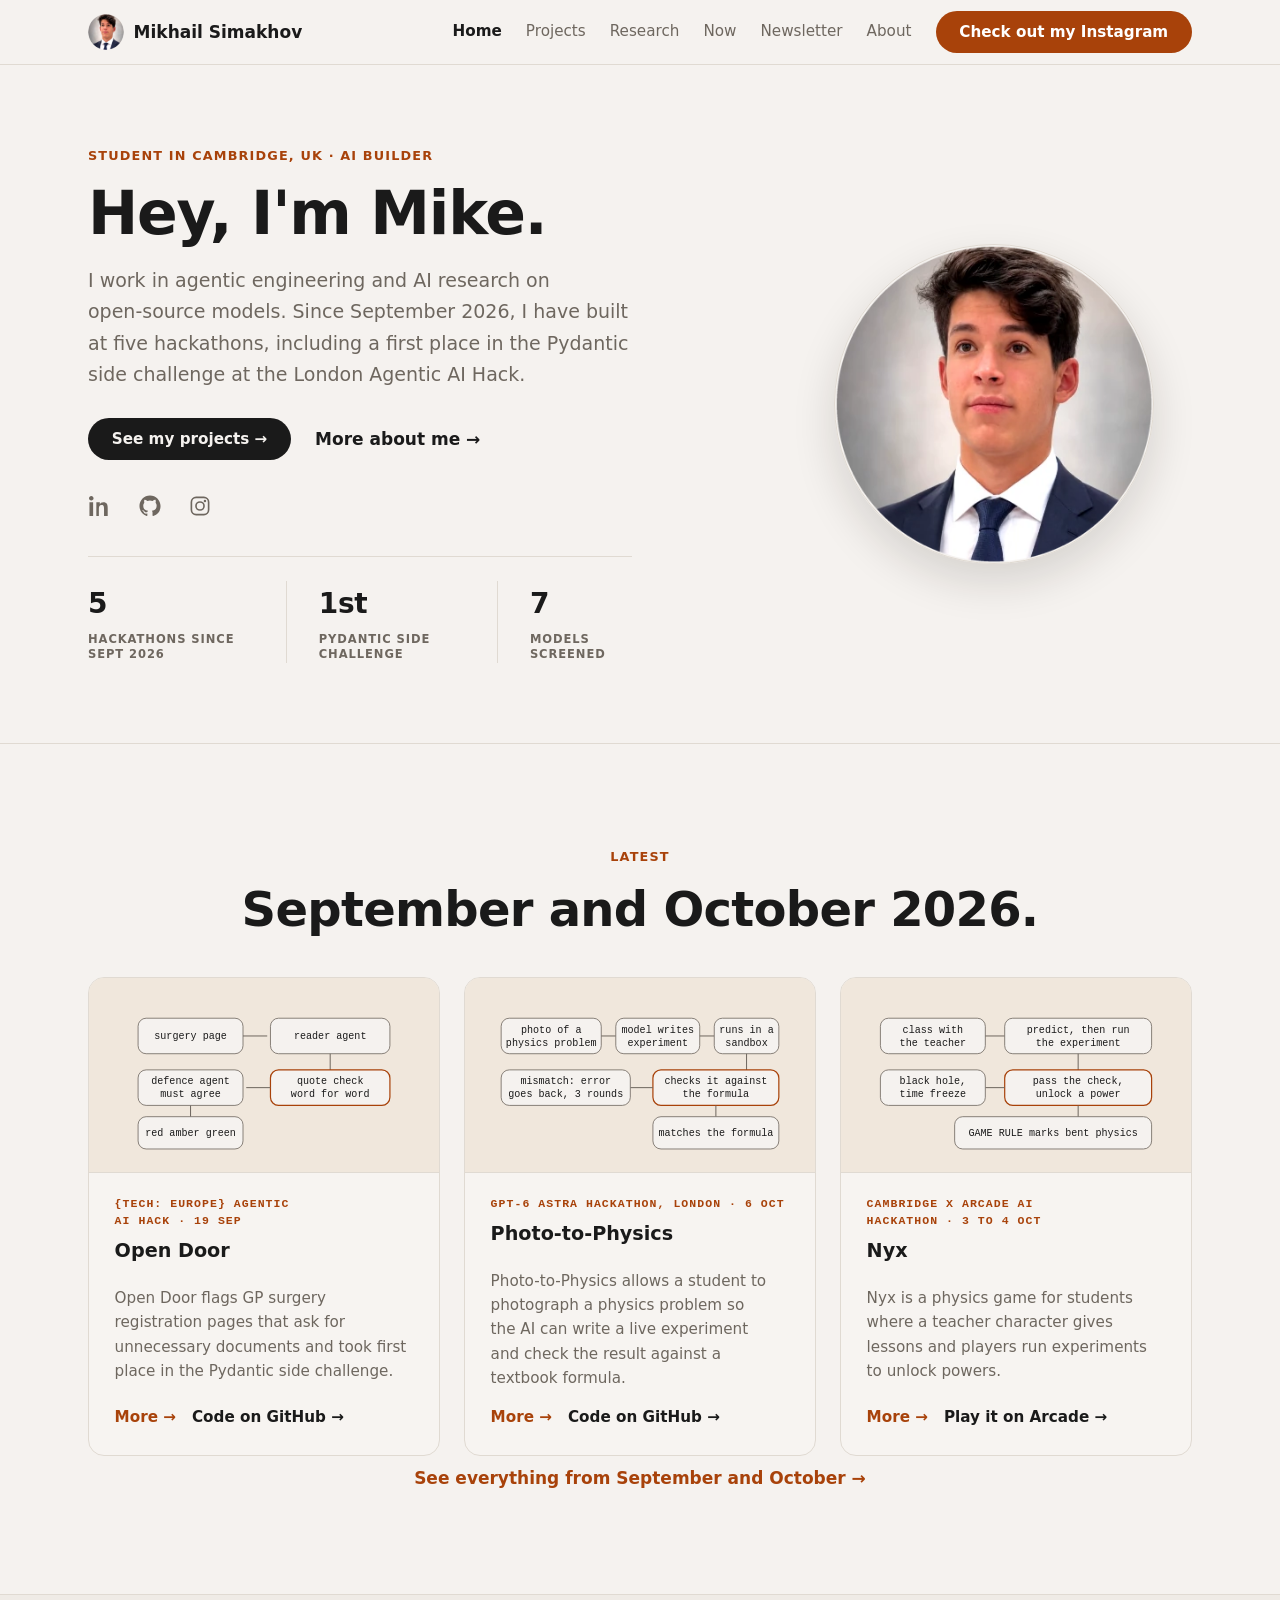
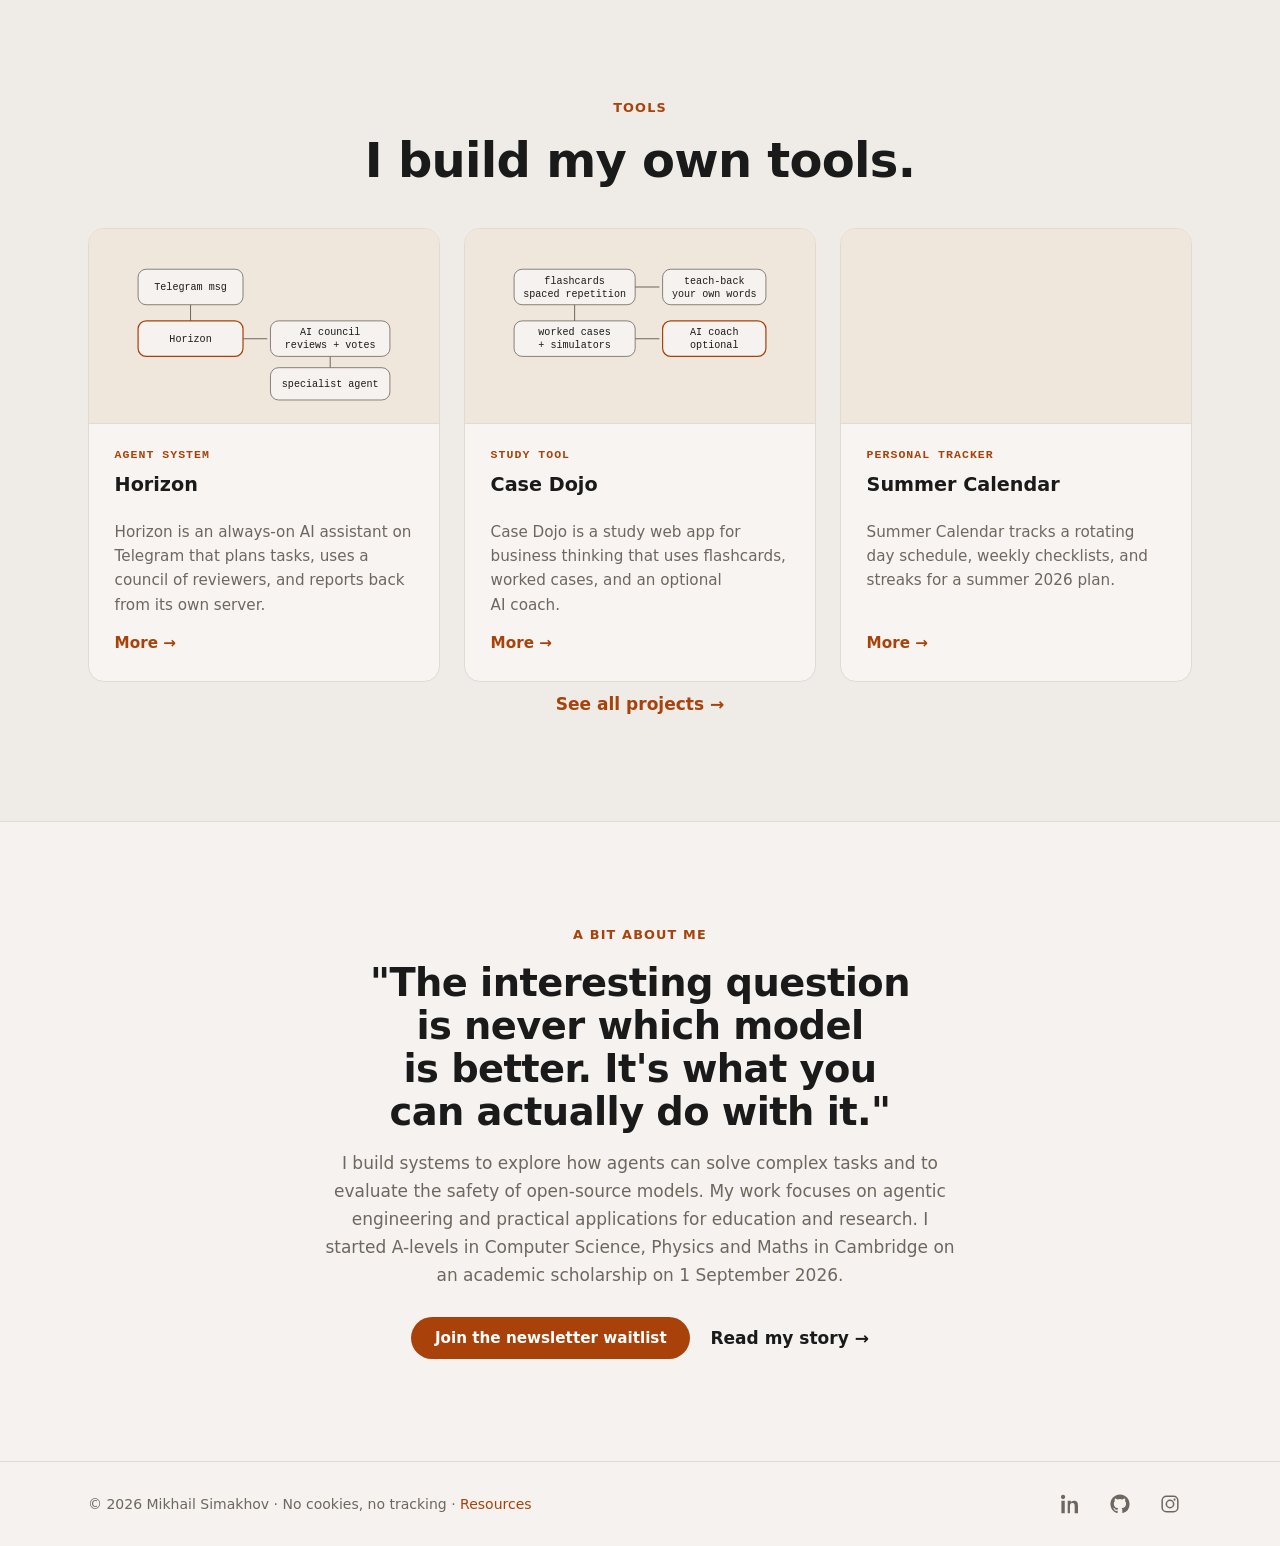
<file: index.html>
<!doctype html>
<html lang="en">
<head>
<meta charset="utf-8">
<meta name="viewport" content="width=device-width, initial-scale=1">
<meta http-equiv="Content-Security-Policy" content="default-src 'none'; img-src 'self'; style-src 'self'; manifest-src 'self'; base-uri 'none'; form-action 'none'">
<meta name="referrer" content="no-referrer">
<!-- Note: X-Frame-Options / CSP frame-ancestors would block iframe embedding (clickjacking),
     but they only work as HTTP response headers, which GitHub Pages cannot set, and
     frame-ancestors is ignored inside a <meta> tag. This page has no forms, auth, cookies,
     or state-changing actions, so residual clickjacking risk is limited to a tricked click
     on an outbound link to a public profile. If real header control is ever needed, front
     the site with Cloudflare and set X-Frame-Options: DENY there. -->
<title>Mikhail Simakhov · student building AI agent systems</title>
<meta name="description" content="Mikhail Simakhov is a student in Cambridge who builds AI agent systems, hackathon prototypes and small experiments on how language models are tested.">
<link rel="canonical" href="https://msimakhov-star.github.io/">
<meta name="theme-color" media="(prefers-color-scheme: light)" content="#F5F2EF">
<meta name="theme-color" media="(prefers-color-scheme: dark)" content="#17130F">
<meta property="og:type" content="website">
<meta property="og:title" content="Mikhail Simakhov">
<meta property="og:description" content="Mikhail Simakhov is a student in Cambridge who builds AI agent systems, hackathon prototypes and small experiments on how language models are tested.">
<meta property="og:url" content="https://msimakhov-star.github.io/">
<meta property="og:site_name" content="Mikhail Simakhov">
<meta property="og:locale" content="en_US">
<meta property="og:image" content="https://msimakhov-star.github.io/assets/og-2026-10-22.png">
<meta property="og:image:width" content="1200">
<meta property="og:image:height" content="630">
<meta property="og:image:alt" content="Mikhail Simakhov, student building AI agent systems">
<meta name="twitter:card" content="summary_large_image">
<meta name="twitter:image:alt" content="Mikhail Simakhov, student building AI agent systems">
<meta name="author" content="Mikhail Simakhov">
<link rel="icon" type="image/svg+xml" href="/assets/favicon.svg">
<link rel="icon" href="/assets/favicon-32.png" type="image/png">
<link rel="apple-touch-icon" href="/assets/apple-touch-icon.png">
<link rel="manifest" href="/site.webmanifest">
<link rel="preload" as="image" href="/assets/headshot.webp" type="image/webp" fetchpriority="high">
<link rel="stylesheet" href="/styles.css">
<script type="application/ld+json">
{
  "@context": "https://schema.org",
  "@graph": [
    {
      "@type": "Person",
      "@id": "https://msimakhov-star.github.io/#person",
      "name": "Mikhail Simakhov",
      "alternateName": "Mike Simakhov",
      "url": "https://msimakhov-star.github.io/",
      "jobTitle": "Student",
      "description": "Student in Cambridge, UK, who builds AI agent systems.",
      "knowsAbout": ["Artificial intelligence", "AI agents", "LLM evaluation", "Software development"],
      "award": "First place, Pydantic side challenge, London Agentic AI Hack by {Tech: Europe}, September 2026",
      "sameAs": [
        "https://www.linkedin.com/in/mikhail-simakhov-2706123b4/",
        "https://github.com/msimakhov-star",
        "https://www.instagram.com/mikgpt/"
      ]
    },
    {
      "@type": "WebSite",
      "@id": "https://msimakhov-star.github.io/#website",
      "url": "https://msimakhov-star.github.io/",
      "name": "Mikhail Simakhov",
      "author": { "@id": "https://msimakhov-star.github.io/#person" }
    }
  ]
}
</script>
</head>
<body>

<a class="skip-link" href="#top">Skip to content</a>

<header class="topbar">
  <div class="wrap-wide bar">
    <a class="brand" href="#top" aria-label="Mikhail Simakhov, home">
      <img src="/assets/headshot.webp" alt="" width="36" height="36">
      <span>Mikhail Simakhov</span>
    </a>
    <nav class="topnav" aria-label="Pages">
      <a href="/" class="active" aria-current="page">Home</a>
      <a href="/projects/">Projects</a>
      <a href="/research/">Research</a>
      <a href="/now/">Now</a>
      <a href="/newsletter/">Newsletter</a>
      <a href="/about/">About</a>
    </nav>
    <a class="btn btn-accent" href="https://www.instagram.com/mikgpt/" rel="noopener">Check out my Instagram</a>
  </div>
</header>

<main id="top">

<section class="wrap-wide hero">
  <div class="hero-text">
    <p class="kicker">Student in Cambridge, UK &middot; AI builder</p>
    <h1>Hey, I'm Mike.</h1>
    <p class="lead">I work in agentic engineering and AI research on <span class="nw">open-source</span> models. Since September 2026, I have built at five hackathons, including a first place in the Pydantic side challenge at the London Agentic AI Hack.</p>
    <div class="hero-actions">
      <a class="btn btn-dark" href="/projects/">See my projects&nbsp;&rarr;</a>
      <a class="quiet-link" href="/about/">More about me&nbsp;&rarr;</a>
    </div>
    <ul class="social" aria-label="Profiles">
      <li><a href="https://www.linkedin.com/in/mikhail-simakhov-2706123b4/" aria-label="LinkedIn" rel="noopener">
        <svg viewBox="0 0 24 24" width="22" height="22" aria-hidden="true"><path fill="currentColor" d="M4.98 3.5C4.98 4.88 3.87 6 2.5 6S0 4.88 0 3.5 1.12 1 2.5 1s2.48 1.12 2.48 2.5zM.5 8h4V23h-4V8zm7.5 0h3.8v2.05h.05c.53-1 1.83-2.05 3.77-2.05 4.03 0 4.78 2.65 4.78 6.1V23h-4v-7.9c0-1.88-.03-4.3-2.62-4.3-2.62 0-3.02 2.05-3.02 4.17V23H8V8z"/></svg>
      </a></li>
      <li><a href="https://github.com/msimakhov-star" aria-label="GitHub" rel="noopener">
        <svg viewBox="0 0 24 24" width="22" height="22" aria-hidden="true"><path fill="currentColor" d="M12 .5C5.65.5.5 5.65.5 12c0 5.08 3.29 9.39 7.86 10.91.58.11.79-.25.79-.55 0-.27-.01-1.17-.02-2.12-3.2.7-3.88-1.36-3.88-1.36-.52-1.33-1.28-1.68-1.28-1.68-1.04-.71.08-.7.08-.7 1.15.08 1.76 1.18 1.76 1.18 1.03 1.76 2.69 1.25 3.35.96.1-.75.4-1.25.72-1.54-2.55-.29-5.24-1.28-5.24-5.68 0-1.26.45-2.28 1.18-3.09-.12-.29-.51-1.46.11-3.04 0 0 .96-.31 3.15 1.18a10.9 10.9 0 0 1 5.74 0c2.19-1.49 3.15-1.18 3.15-1.18.62 1.58.23 2.75.11 3.04.73.81 1.18 1.83 1.18 3.09 0 4.41-2.7 5.38-5.26 5.67.41.35.77 1.05.77 2.12 0 1.53-.01 2.76-.01 3.14 0 .3.2.67.8.55A11.52 11.52 0 0 0 23.5 12C23.5 5.65 18.35.5 12 .5z"/></svg>
      </a></li>
      <li><a href="https://www.instagram.com/mikgpt/" aria-label="Instagram" rel="noopener">
        <svg viewBox="0 0 24 24" width="22" height="22" aria-hidden="true"><rect x="2.6" y="2.6" width="18.8" height="18.8" rx="5.2" fill="none" stroke="currentColor" stroke-width="1.8"/><circle cx="12" cy="12" r="4.4" fill="none" stroke="currentColor" stroke-width="1.8"/><circle cx="17.4" cy="6.6" r="1.35" fill="currentColor"/></svg>
      </a></li>
    </ul>
    <div class="stats" role="group" aria-label="Quick facts">
      <div class="stat"><strong>5</strong><span>hackathons since Sept 2026</span></div>
      <div class="stat"><strong>1st</strong><span>Pydantic side challenge</span></div>
      <div class="stat"><strong>7</strong><span>models screened</span></div>
    </div>
  </div>
  <div class="hero-photo">
    <img src="/assets/headshot.webp" alt="Mikhail Simakhov" width="360" height="360" fetchpriority="high">
  </div>
</section>

<section class="band centered" id="latest">
  <div class="wrap-wide">
    <p class="kicker">Latest</p>
    <h2>September and October 2026.</h2>
    <div class="project-grid">
      <article class="card pcard">
        <div class="pimg" aria-hidden="true">
          <svg viewBox="0 0 360 200" xmlns="http://www.w3.org/2000/svg">
            <g class="d-node"><rect x="24" y="30" width="130" height="44" rx="10"/><text x="89" y="56">surgery page</text></g>
            <path class="d-arrow" d="M154 52h30"/>
            <g class="d-node"><rect x="188" y="30" width="148" height="44" rx="10"/><text x="262" y="56">reader agent</text></g>
            <path class="d-arrow" d="M262 74v20"/>
            <g class="d-node d-main"><rect x="188" y="94" width="148" height="44" rx="10"/><text x="262" y="112">quote check</text><text x="262" y="128">word for word</text></g>
            <path class="d-arrow" d="M188 116h-30"/>
            <g class="d-node"><rect x="24" y="94" width="130" height="44" rx="10"/><text x="89" y="112">defence agent</text><text x="89" y="128">must agree</text></g>
            <path class="d-arrow" d="M89 138v14"/>
            <g class="d-node"><rect x="24" y="152" width="130" height="40" rx="10"/><text x="89" y="176">red amber green</text></g>
          </svg>
        </div>
        <div class="pbody">
          <p class="label">{Tech: Europe} Agentic AI Hack &middot; <span class="nw">19 Sep</span></p>
          <h3>Open Door</h3>
          <p>Open Door flags GP surgery registration pages that ask for unnecessary documents and took first place in the Pydantic side challenge.</p>
          <p class="card-links"><a class="quiet-link accent" href="/projects/#opendoor">More&nbsp;&rarr;</a> <a class="quiet-link" href="https://github.com/msimakhov-star/opendoor" rel="noopener">Code on GitHub&nbsp;&rarr;</a></p>
        </div>
      </article>
      <article class="card pcard">
        <div class="pimg" aria-hidden="true">
          <svg viewBox="0 0 360 200" xmlns="http://www.w3.org/2000/svg">
            <g class="d-node"><rect x="8" y="30" width="124" height="44" rx="10"/><text x="70" y="48">photo of a</text><text x="70" y="64">physics problem</text></g>
            <path class="d-arrow" d="M132 52h18"/>
            <g class="d-node"><rect x="150" y="30" width="104" height="44" rx="10"/><text x="202" y="48">model writes</text><text x="202" y="64">experiment</text></g>
            <path class="d-arrow" d="M254 52h18"/>
            <g class="d-node"><rect x="272" y="30" width="80" height="44" rx="10"/><text x="312" y="48">runs in a</text><text x="312" y="64">sandbox</text></g>
            <path class="d-arrow" d="M312 74v20"/>
            <g class="d-node d-main"><rect x="196" y="94" width="156" height="44" rx="10"/><text x="274" y="112">checks it against</text><text x="274" y="128">the formula</text></g>
            <path class="d-arrow" d="M196 116h-28"/>
            <g class="d-node"><rect x="8" y="94" width="160" height="44" rx="10"/><text x="88" y="112">mismatch: error</text><text x="88" y="128">goes back, 3 rounds</text></g>
            <path class="d-arrow" d="M274 138v14"/>
            <g class="d-node"><rect x="196" y="152" width="156" height="40" rx="10"/><text x="274" y="176">matches the formula</text></g>
          </svg>
        </div>
        <div class="pbody">
          <p class="label"><span class="nw">GPT-6</span> Astra Hackathon, London &middot; <span class="nw">6 Oct</span></p>
          <h3>Photo-to-Physics</h3>
          <p><span class="nw">Photo-to-Physics</span> allows a student to photograph a physics problem so the AI can write a live experiment and check the result against a textbook formula.</p>
          <p class="card-links"><a class="quiet-link accent" href="/projects/#photo-to-physics">More&nbsp;&rarr;</a> <a class="quiet-link" href="https://github.com/msimakhov-star/pixel-perfect-replica" rel="noopener">Code on GitHub&nbsp;&rarr;</a></p>
        </div>
      </article>
      <article class="card pcard">
        <div class="pimg" aria-hidden="true">
          <svg viewBox="0 0 360 200" xmlns="http://www.w3.org/2000/svg">
            <g class="d-node"><rect x="12" y="30" width="130" height="44" rx="10"/><text x="77" y="48">class with</text><text x="77" y="64">the teacher</text></g>
            <path class="d-arrow" d="M142 52h24"/>
            <g class="d-node"><rect x="166" y="30" width="182" height="44" rx="10"/><text x="257" y="48">predict, then run</text><text x="257" y="64">the experiment</text></g>
            <path class="d-arrow" d="M257 74v20"/>
            <g class="d-node d-main"><rect x="166" y="94" width="182" height="44" rx="10"/><text x="257" y="112">pass the check,</text><text x="257" y="128">unlock a power</text></g>
            <path class="d-arrow" d="M166 116h-24"/>
            <g class="d-node"><rect x="12" y="94" width="130" height="44" rx="10"/><text x="77" y="112">black hole,</text><text x="77" y="128">time freeze</text></g>
            <path class="d-arrow" d="M257 138v14"/>
            <g class="d-node"><rect x="104" y="152" width="244" height="40" rx="10"/><text x="226" y="176">GAME RULE marks bent physics</text></g>
          </svg>
        </div>
        <div class="pbody">
          <p class="label">Cambridge x Arcade AI Hackathon &middot; <span class="nw">3 to 4 Oct</span></p>
          <h3>Nyx</h3>
          <p>Nyx is a physics game for students where a teacher character gives lessons and players run experiments to unlock powers.</p>
          <p class="card-links"><a class="quiet-link accent" href="/projects/#nyx">More&nbsp;&rarr;</a> <a class="quiet-link" href="https://editor.joinarcade.ai/play/e2b6663e-4f68-4710-853f-6ca90dd37c96" rel="noopener">Play it on Arcade&nbsp;&rarr;</a></p>
        </div>
      </article>
    </div>
    <p class="centered-row"><a class="quiet-link accent" href="/now/">See everything from September and October&nbsp;&rarr;</a></p>
  </div>
</section>

<section class="band centered tinted" id="tools">
  <div class="wrap-wide">
    <p class="kicker">Tools</p>
    <h2>I build my own tools.</h2>
    <div class="project-grid">
      <article class="card pcard">
        <div class="pimg" aria-hidden="true">
          <svg viewBox="0 0 360 200" xmlns="http://www.w3.org/2000/svg">
            <g class="d-node"><rect x="24" y="30" width="130" height="44" rx="10"/><text x="89" y="56">Telegram msg</text></g>
            <path class="d-arrow" d="M89 74v20"/>
            <g class="d-node d-main"><rect x="24" y="94" width="130" height="44" rx="10"/><text x="89" y="120">Horizon</text></g>
            <path class="d-arrow" d="M154 116h30"/>
            <g class="d-node"><rect x="188" y="94" width="148" height="44" rx="10"/><text x="262" y="112">AI council</text><text x="262" y="128">reviews + votes</text></g>
            <path class="d-arrow" d="M262 138v14"/>
            <g class="d-node"><rect x="188" y="152" width="148" height="40" rx="10"/><text x="262" y="176">specialist agent</text></g>
          </svg>
        </div>
        <div class="pbody">
          <p class="label">Agent system</p>
          <h3>Horizon</h3>
          <p>Horizon is an always-on AI assistant on Telegram that plans tasks, uses a council of reviewers, and reports back from its own server.</p>
          <p class="card-links"><a class="quiet-link accent" href="/projects/#horizon">More&nbsp;&rarr;</a></p>
        </div>
      </article>
      <article class="card pcard">
        <div class="pimg" aria-hidden="true">
          <svg viewBox="0 0 360 200" xmlns="http://www.w3.org/2000/svg">
            <g class="d-node"><rect x="24" y="30" width="150" height="44" rx="10"/><text x="99" y="48">flashcards</text><text x="99" y="64">spaced repetition</text></g>
            <path class="d-arrow" d="M174 52h30"/>
            <g class="d-node"><rect x="208" y="30" width="128" height="44" rx="10"/><text x="272" y="48">teach-back</text><text x="272" y="64">your own words</text></g>
            <path class="d-arrow" d="M99 74v20"/>
            <g class="d-node"><rect x="24" y="94" width="150" height="44" rx="10"/><text x="99" y="112">worked cases</text><text x="99" y="128">+ simulators</text></g>
            <path class="d-arrow" d="M174 116h30"/>
            <g class="d-node d-main"><rect x="208" y="94" width="128" height="44" rx="10"/><text x="272" y="112">AI coach</text><text x="272" y="128">optional</text></g>
          </svg>
        </div>
        <div class="pbody">
          <p class="label">Study tool</p>
          <h3>Case Dojo</h3>
          <p>Case Dojo is a study web app for business thinking that uses flashcards, worked cases, and an optional AI coach.</p>
          <p class="card-links"><a class="quiet-link accent" href="/projects/#case-dojo">More&nbsp;&rarr;</a></p>
        </div>
      </article>
      <article class="card pcard">
        <div class="pimg pimg-shot">
          <img src="/assets/summercal.webp" alt="Summer Calendar month view: a June grid where each day shows coloured dots for planned focus areas" width="1400" height="865" loading="lazy" decoding="async">
        </div>
        <div class="pbody">
          <p class="label">Personal tracker</p>
          <h3>Summer Calendar</h3>
          <p>Summer Calendar tracks a rotating day schedule, weekly checklists, and streaks for a summer 2026 plan.</p>
          <p class="card-links"><a class="quiet-link accent" href="/projects/#summer-calendar">More&nbsp;&rarr;</a></p>
        </div>
      </article>
    </div>
    <p class="centered-row"><a class="quiet-link accent" href="/projects/">See all projects&nbsp;&rarr;</a></p>
  </div>
</section>

<section class="band centered" id="about">
  <div class="wrap-narrow">
    <p class="kicker">A bit about me</p>
    <h2 class="quote">"The interesting question is never which model is better. It's what you can actually do with it."</h2>
    <p class="sub">I build systems to explore how agents can solve complex tasks and to evaluate the safety of <span class="nw">open-source</span> models. My work focuses on agentic engineering and practical applications for education and research. I started <span class="nw">A-levels</span> in Computer Science, Physics and Maths in Cambridge on an academic scholarship on 1 September 2026.</p>
    <p class="centered-row"><a class="btn btn-accent" href="/newsletter/">Join the newsletter waitlist</a> <a class="quiet-link" href="/about/">Read my story&nbsp;&rarr;</a></p>
  </div>
</section>

</main>

<footer>
  <div class="wrap-wide foot">
    <p>&copy; 2026 Mikhail Simakhov &middot; No cookies, no tracking &middot; <a href="/resources/">Resources</a></p>
    <ul class="social social-compact" aria-label="Profiles">
      <li><a href="https://www.linkedin.com/in/mikhail-simakhov-2706123b4/" aria-label="LinkedIn" rel="noopener">
        <svg viewBox="0 0 24 24" width="20" height="20" aria-hidden="true"><path fill="currentColor" d="M4.98 3.5C4.98 4.88 3.87 6 2.5 6S0 4.88 0 3.5 1.12 1 2.5 1s2.48 1.12 2.48 2.5zM.5 8h4V23h-4V8zm7.5 0h3.8v2.05h.05c.53-1 1.83-2.05 3.77-2.05 4.03 0 4.78 2.65 4.78 6.1V23h-4v-7.9c0-1.88-.03-4.3-2.62-4.3-2.62 0-3.02 2.05-3.02 4.17V23H8V8z"/></svg>
      </a></li>
      <li><a href="https://github.com/msimakhov-star" aria-label="GitHub" rel="noopener">
        <svg viewBox="0 0 24 24" width="20" height="20" aria-hidden="true"><path fill="currentColor" d="M12 .5C5.65.5.5 5.65.5 12c0 5.08 3.29 9.39 7.86 10.91.58.11.79-.25.79-.55 0-.27-.01-1.17-.02-2.12-3.2.7-3.88-1.36-3.88-1.36-.52-1.33-1.28-1.68-1.28-1.68-1.04-.71.08-.7.08-.7 1.15.08 1.76 1.18 1.76 1.18 1.03 1.76 2.69 1.25 3.35.96.1-.75.4-1.25.72-1.54-2.55-.29-5.24-1.28-5.24-5.68 0-1.26.45-2.28 1.18-3.09-.12-.29-.51-1.46.11-3.04 0 0 .96-.31 3.15 1.18a10.9 10.9 0 0 1 5.74 0c2.19-1.49 3.15-1.18 3.15-1.18.62 1.58.23 2.75.11 3.04.73.81 1.18 1.83 1.18 3.09 0 4.41-2.7 5.38-5.26 5.67.41.35.77 1.05.77 2.12 0 1.53-.01 2.76-.01 3.14 0 .3.2.67.8.55A11.52 11.52 0 0 0 23.5 12C23.5 5.65 18.35.5 12 .5z"/></svg>
      </a></li>
      <li><a href="https://www.instagram.com/mikgpt/" aria-label="Instagram" rel="noopener">
        <svg viewBox="0 0 24 24" width="20" height="20" aria-hidden="true"><rect x="2.6" y="2.6" width="18.8" height="18.8" rx="5.2" fill="none" stroke="currentColor" stroke-width="1.8"/><circle cx="12" cy="12" r="4.4" fill="none" stroke="currentColor" stroke-width="1.8"/><circle cx="17.4" cy="6.6" r="1.35" fill="currentColor"/></svg>
      </a></li>
    </ul>
  </div>
</footer>

</body>
</html>
</file>
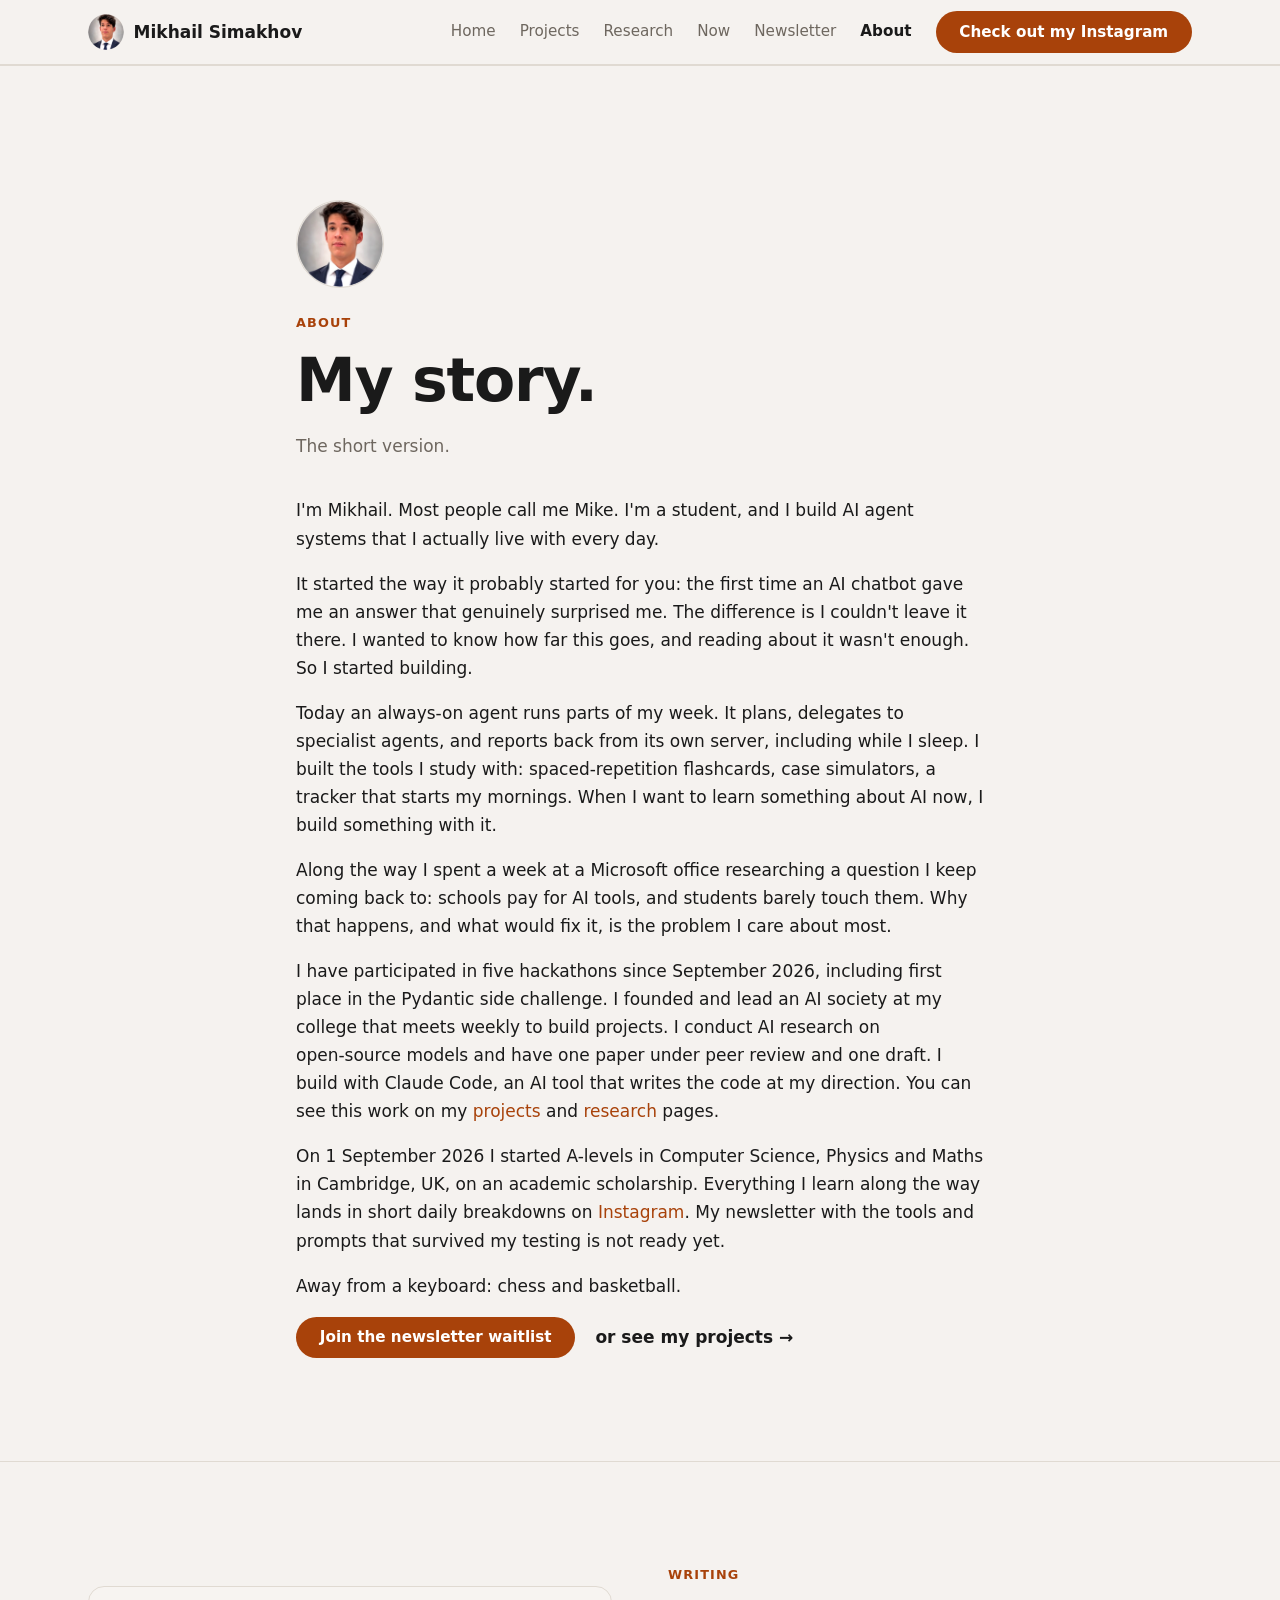
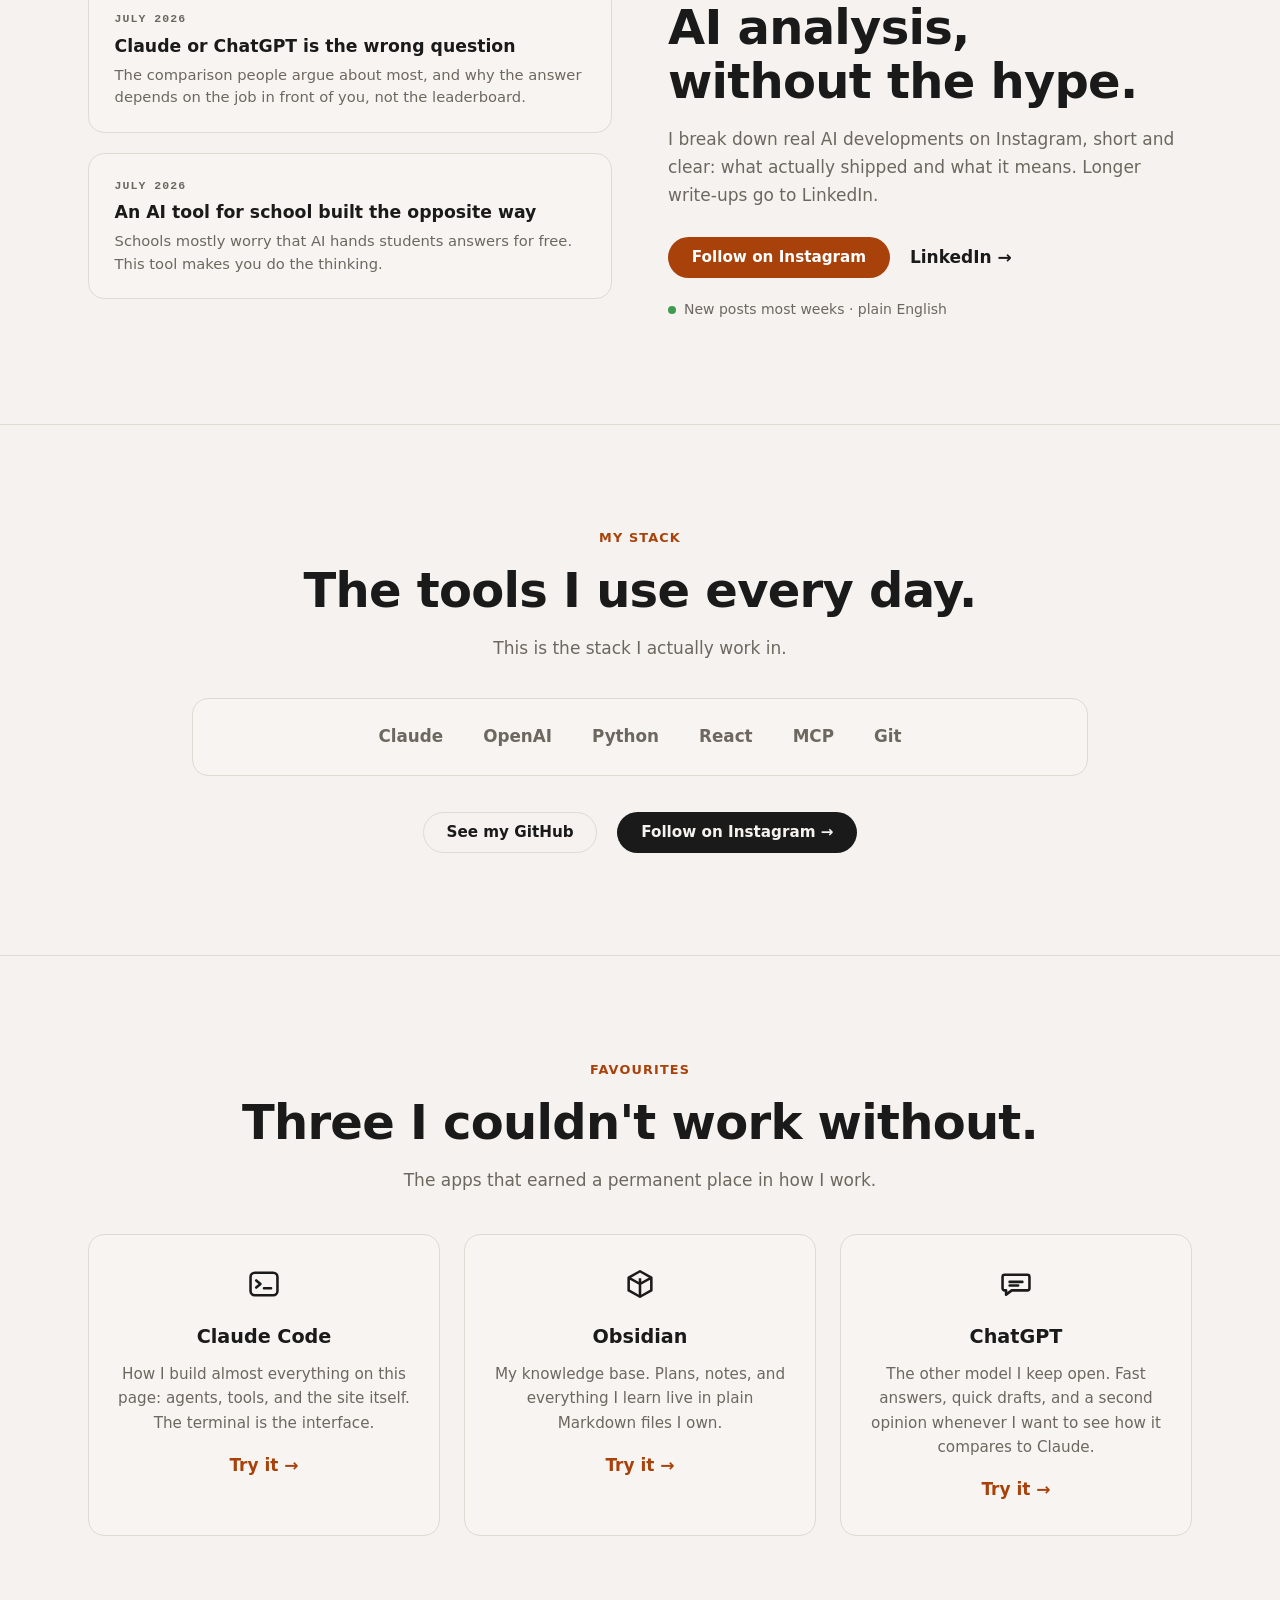
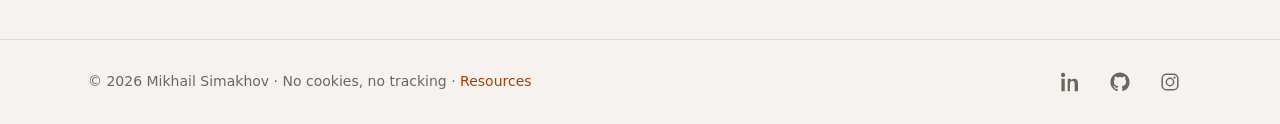
<file: about/index.html>
<!doctype html>
<html lang="en">
<head>
<meta charset="utf-8">
<meta name="viewport" content="width=device-width, initial-scale=1">
<meta http-equiv="Content-Security-Policy" content="default-src 'none'; img-src 'self'; style-src 'self'; manifest-src 'self'; base-uri 'none'; form-action 'none'">
<meta name="referrer" content="no-referrer">
<title>About · Mikhail Simakhov</title>
<meta name="description" content="Who's behind the AI agents, the study tools, and the newsletter. The short version of my story.">
<link rel="canonical" href="https://msimakhov-star.github.io/about/">
<meta name="theme-color" media="(prefers-color-scheme: light)" content="#F5F2EF">
<meta name="theme-color" media="(prefers-color-scheme: dark)" content="#17130F">
<meta property="og:type" content="website">
<meta property="og:title" content="About Mikhail Simakhov">
<meta property="og:description" content="Who's behind the AI agents, the study tools, and the newsletter.">
<meta property="og:url" content="https://msimakhov-star.github.io/about/">
<meta property="og:site_name" content="Mikhail Simakhov">
<meta property="og:locale" content="en_US">
<meta property="og:image" content="https://msimakhov-star.github.io/assets/og-2026-10-22.png">
<meta property="og:image:width" content="1200">
<meta property="og:image:height" content="630">
<meta name="twitter:card" content="summary_large_image">
<meta name="author" content="Mikhail Simakhov">
<link rel="icon" type="image/svg+xml" href="/assets/favicon.svg">
<link rel="icon" href="/assets/favicon-32.png" type="image/png">
<link rel="apple-touch-icon" href="/assets/apple-touch-icon.png">
<link rel="stylesheet" href="/styles.css">
</head>
<body>

<a class="skip-link" href="#top">Skip to content</a>

<header class="topbar">
  <div class="wrap-wide bar">
    <a class="brand" href="/" aria-label="Mikhail Simakhov, home">
      <img src="/assets/headshot.webp" alt="" width="36" height="36">
      <span>Mikhail Simakhov</span>
    </a>
    <nav class="topnav" aria-label="Pages">
      <a href="/">Home</a>
      <a href="/projects/">Projects</a>
      <a href="/research/">Research</a>
      <a href="/now/">Now</a>
      <a href="/newsletter/">Newsletter</a>
      <a href="/about/" class="active" aria-current="page">About</a>
    </nav>
    <a class="btn btn-accent" href="https://www.instagram.com/mikgpt/" rel="noopener">Check out my Instagram</a>
  </div>
</header>

<main id="top">

<section class="band">
  <div class="wrap-narrow nl-hero">
    <img class="nl-face" src="/assets/headshot.webp" alt="Mikhail Simakhov" width="88" height="88">
    <p class="kicker">About</p>
    <h1>My story.</h1>
    <p class="sub">The short version.</p>

    <p>I'm Mikhail. Most people call me Mike. I'm a student, and I build AI agent systems that I actually live with every day.</p>

    <p>It started the way it probably started for you: the first time an AI chatbot gave me an answer that genuinely surprised me. The difference is I couldn't leave it there. I wanted to know how far this goes, and reading about it wasn't enough. So I started building.</p>

    <p>Today an always-on agent runs parts of my week. It plans, delegates to specialist agents, and reports back from its own server, including while I sleep. I built the tools I study with: <span class="nw">spaced-repetition</span> flashcards, case simulators, a tracker that starts my mornings. When I want to learn something about AI now, I build something with it.</p>

    <p>Along the way I spent a week at a Microsoft office researching a question I keep coming back to: schools pay for AI tools, and students barely touch them. Why that happens, and what would fix it, is the problem I care about most.</p>

    <p>I have participated in five hackathons since September 2026, including first place in the Pydantic side challenge. I founded and lead an AI society at my college that meets weekly to build projects. I conduct AI research on <span class="nw">open-source</span> models and have one paper under peer review and one draft. I build with Claude Code, an AI tool that writes the code at my direction. You can see this work on my <a href="/projects/">projects</a> and <a href="/research/">research</a> pages.</p>

    <p>On 1 September 2026 I started <span class="nw">A-levels</span> in Computer Science, Physics and Maths in Cambridge, UK, on an academic scholarship. Everything I learn along the way lands in short daily breakdowns on <a href="https://www.instagram.com/mikgpt/" rel="noopener">Instagram</a>. My newsletter with the tools and prompts that survived my testing is not ready yet.</p>

    <p>Away from a keyboard: chess and basketball.</p>

    <div class="cta-row">
      <a class="btn btn-accent" href="/newsletter/">Join the newsletter waitlist</a>
      <a class="quiet-link" href="/projects/">or see my projects&nbsp;&rarr;</a>
    </div>
  </div>
</section>

<section class="band" id="writing">
  <div class="wrap-wide writing-grid">
    <div class="writing-cards">
      <a class="card wcard" href="https://www.linkedin.com/feed/update/urn:li:activity:7479866031969202176/" rel="noopener">
        <span class="label">July 2026</span>
        <span class="wtitle">Claude or ChatGPT is the wrong question</span>
        <span class="wdesc">The comparison people argue about most, and why the answer depends on the job in front of you, not the leaderboard.</span>
      </a>
      <a class="card wcard" href="https://www.linkedin.com/feed/update/urn:li:activity:7477966174903963648/" rel="noopener">
        <span class="label">July 2026</span>
        <span class="wtitle">An AI tool for school built the opposite way</span>
        <span class="wdesc">Schools mostly worry that AI hands students answers for free. This tool makes you do the thinking.</span>
      </a>
    </div>
    <div class="writing-pitch">
      <p class="kicker">Writing</p>
      <h2>AI analysis, without the hype.</h2>
      <p class="sub">I break down real AI developments on Instagram, short and clear: what actually shipped and what it means. Longer <span class="nw">write-ups</span> go to LinkedIn.</p>
      <div class="cta-row">
        <a class="btn btn-accent" href="https://www.instagram.com/mikgpt/" rel="noopener">Follow on Instagram</a>
        <a class="quiet-link" href="https://www.linkedin.com/in/mikhail-simakhov-2706123b4/" rel="noopener">LinkedIn&nbsp;&rarr;</a>
      </div>
      <p class="fineprint"><span class="dot" aria-hidden="true"></span>New posts most weeks &middot; plain English</p>
    </div>
  </div>
</section>

<section class="band centered" id="toolbox">
  <div class="wrap-wide">
    <p class="kicker">My stack</p>
    <h2>The tools I use every day.</h2>
    <p class="sub">This is the stack I actually work in.</p>
    <div class="logo-strip" role="list" aria-label="Tools I use every day">
      <span role="listitem">Claude</span>
      <span role="listitem">OpenAI</span>
      <span role="listitem">Python</span>
      <span role="listitem">React</span>
      <span role="listitem">MCP</span>
      <span role="listitem">Git</span>
    </div>
    <div class="cta-row centered-row">
      <a class="btn btn-outline" href="https://github.com/msimakhov-star" rel="noopener">See my GitHub</a>
      <a class="btn btn-dark" href="https://www.instagram.com/mikgpt/" rel="noopener">Follow on Instagram&nbsp;&rarr;</a>
    </div>
  </div>
</section>

<section class="band centered" id="stack">
  <div class="wrap-wide">
    <p class="kicker">Favourites</p>
    <h2>Three I couldn't work without.</h2>
    <p class="sub">The apps that earned a permanent place in how I work.</p>
    <div class="stack-grid">
      <article class="card scard">
        <div class="sicon" aria-hidden="true">
          <svg viewBox="0 0 24 24" width="34" height="34"><rect x="2.5" y="4" width="19" height="16" rx="3" fill="none" stroke="currentColor" stroke-width="1.8"/><path d="M6.5 9.5l3 2.5-3 2.5M12 15h5" fill="none" stroke="currentColor" stroke-width="1.8" stroke-linecap="round" stroke-linejoin="round"/></svg>
        </div>
        <h3>Claude Code</h3>
        <p>How I build almost everything on this page: agents, tools, and the site itself. The terminal is the interface.</p>
        <a class="quiet-link accent" href="https://claude.com/claude-code" rel="noopener">Try it&nbsp;&rarr;</a>
      </article>
      <article class="card scard">
        <div class="sicon" aria-hidden="true">
          <svg viewBox="0 0 24 24" width="34" height="34"><path d="M12 3l8 4.5v9L12 21l-8-4.5v-9L12 3z" fill="none" stroke="currentColor" stroke-width="1.8" stroke-linejoin="round"/><path d="M12 8v13M4 7.5l8 4.5 8-4.5" fill="none" stroke="currentColor" stroke-width="1.8" stroke-linejoin="round"/></svg>
        </div>
        <h3>Obsidian</h3>
        <p>My knowledge base. Plans, notes, and everything I learn live in plain Markdown files I own.</p>
        <a class="quiet-link accent" href="https://obsidian.md" rel="noopener">Try it&nbsp;&rarr;</a>
      </article>
      <article class="card scard">
        <div class="sicon" aria-hidden="true">
          <svg viewBox="0 0 24 24" width="34" height="34"><path d="M4 5.5h16a1.5 1.5 0 0 1 1.5 1.5v8a1.5 1.5 0 0 1-1.5 1.5H9l-4 3v-3H4A1.5 1.5 0 0 1 2.5 15V7A1.5 1.5 0 0 1 4 5.5z" fill="none" stroke="currentColor" stroke-width="1.8" stroke-linejoin="round"/><path d="M7.5 10.5h9M7.5 13h6" stroke="currentColor" stroke-width="1.8" stroke-linecap="round"/></svg>
        </div>
        <h3>ChatGPT</h3>
        <p>The other model I keep open. Fast answers, quick drafts, and a second opinion whenever I want to see how it compares to Claude.</p>
        <a class="quiet-link accent" href="https://chatgpt.com" rel="noopener">Try it&nbsp;&rarr;</a>
      </article>
    </div>
  </div>
</section>

</main>

<footer>
  <div class="wrap-wide foot">
    <p>&copy; 2026 Mikhail Simakhov &middot; No cookies, no tracking &middot; <a href="/resources/">Resources</a></p>
    <ul class="social social-compact" aria-label="Profiles">
      <li><a href="https://www.linkedin.com/in/mikhail-simakhov-2706123b4/" aria-label="LinkedIn" rel="noopener">
        <svg viewBox="0 0 24 24" width="20" height="20" aria-hidden="true"><path fill="currentColor" d="M4.98 3.5C4.98 4.88 3.87 6 2.5 6S0 4.88 0 3.5 1.12 1 2.5 1s2.48 1.12 2.48 2.5zM.5 8h4V23h-4V8zm7.5 0h3.8v2.05h.05c.53-1 1.83-2.05 3.77-2.05 4.03 0 4.78 2.65 4.78 6.1V23h-4v-7.9c0-1.88-.03-4.3-2.62-4.3-2.62 0-3.02 2.05-3.02 4.17V23H8V8z"/></svg>
      </a></li>
      <li><a href="https://github.com/msimakhov-star" aria-label="GitHub" rel="noopener">
        <svg viewBox="0 0 24 24" width="20" height="20" aria-hidden="true"><path fill="currentColor" d="M12 .5C5.65.5.5 5.65.5 12c0 5.08 3.29 9.39 7.86 10.91.58.11.79-.25.79-.55 0-.27-.01-1.17-.02-2.12-3.2.7-3.88-1.36-3.88-1.36-.52-1.33-1.28-1.68-1.28-1.68-1.04-.71.08-.7.08-.7 1.15.08 1.76 1.18 1.76 1.18 1.03 1.76 2.69 1.25 3.35.96.1-.75.4-1.25.72-1.54-2.55-.29-5.24-1.28-5.24-5.68 0-1.26.45-2.28 1.18-3.09-.12-.29-.51-1.46.11-3.04 0 0 .96-.31 3.15 1.18a10.9 10.9 0 0 1 5.74 0c2.19-1.49 3.15-1.18 3.15-1.18.62 1.58.23 2.75.11 3.04.73.81 1.18 1.83 1.18 3.09 0 4.41-2.7 5.38-5.26 5.67.41.35.77 1.05.77 2.12 0 1.53-.01 2.76-.01 3.14 0 .3.2.67.8.55A11.52 11.52 0 0 0 23.5 12C23.5 5.65 18.35.5 12 .5z"/></svg>
      </a></li>
      <li><a href="https://www.instagram.com/mikgpt/" aria-label="Instagram" rel="noopener">
        <svg viewBox="0 0 24 24" width="20" height="20" aria-hidden="true"><rect x="2.6" y="2.6" width="18.8" height="18.8" rx="5.2" fill="none" stroke="currentColor" stroke-width="1.8"/><circle cx="12" cy="12" r="4.4" fill="none" stroke="currentColor" stroke-width="1.8"/><circle cx="17.4" cy="6.6" r="1.35" fill="currentColor"/></svg>
      </a></li>
    </ul>
  </div>
</footer>

</body>
</html>
</file>
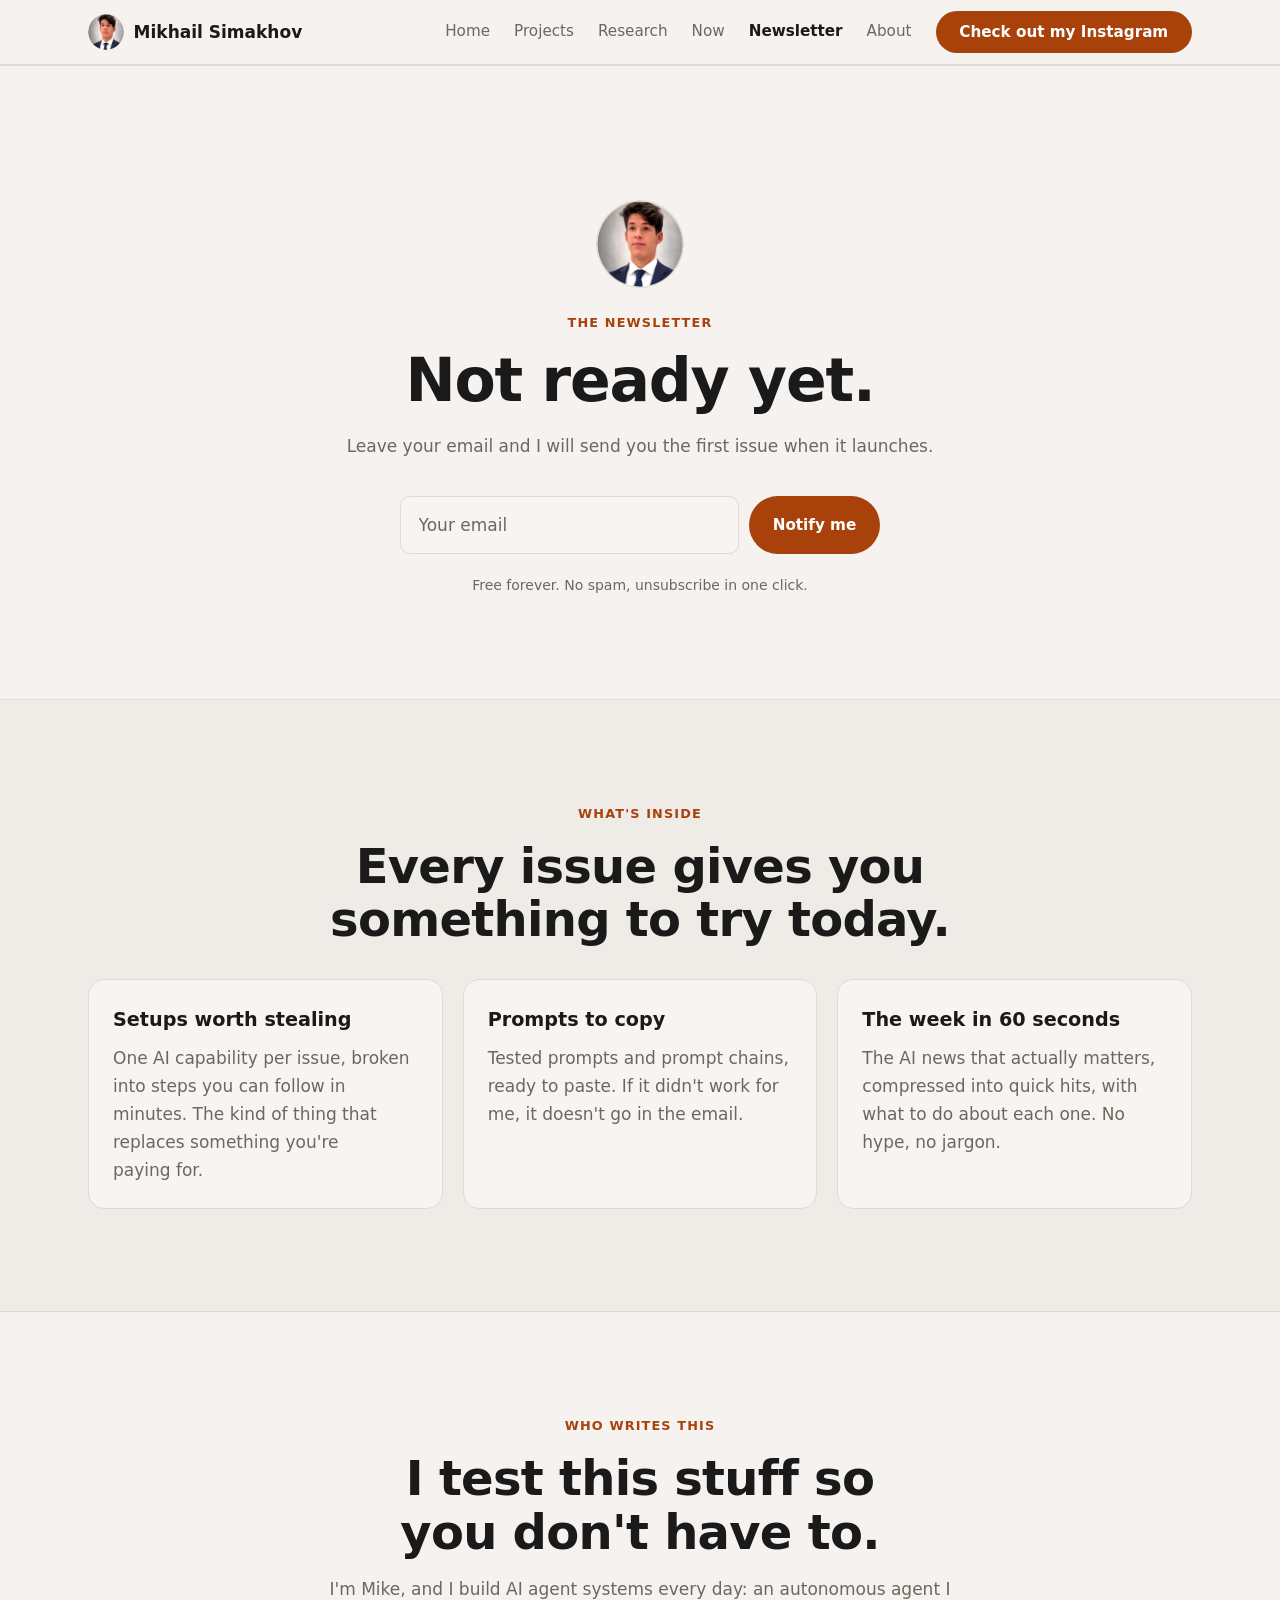
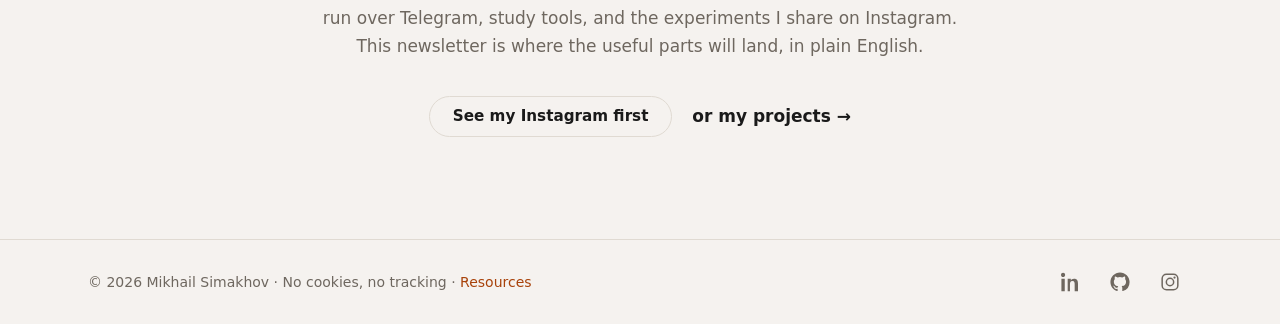
<file: newsletter/index.html>
<!doctype html>
<html lang="en">
<head>
<meta charset="utf-8">
<meta name="viewport" content="width=device-width, initial-scale=1">
<meta http-equiv="Content-Security-Policy" content="default-src 'none'; img-src 'self'; style-src 'self'; manifest-src 'self'; base-uri 'none'; form-action https://app.kit.com https://app.convertkit.com">
<meta name="referrer" content="no-referrer">
<title>The AI weekly newsletter · Mikhail Simakhov</title>
<meta name="description" content="The newsletter is not ready yet. Leave your email and I will send you the first issue when it launches.">
<link rel="canonical" href="https://msimakhov-star.github.io/newsletter/">
<meta name="theme-color" media="(prefers-color-scheme: light)" content="#F5F2EF">
<meta name="theme-color" media="(prefers-color-scheme: dark)" content="#17130F">
<meta property="og:type" content="website">
<meta property="og:title" content="The AI weekly newsletter that will actually help you grow">
<meta property="og:description" content="The newsletter is not ready yet. Leave your email and I will send you the first issue when it launches.">
<meta property="og:url" content="https://msimakhov-star.github.io/newsletter/">
<meta property="og:site_name" content="Mikhail Simakhov">
<meta property="og:locale" content="en_US">
<meta property="og:image" content="https://msimakhov-star.github.io/assets/og-2026-10-22.png">
<meta property="og:image:width" content="1200">
<meta property="og:image:height" content="630">
<meta name="twitter:card" content="summary_large_image">
<meta name="author" content="Mikhail Simakhov">
<link rel="icon" type="image/svg+xml" href="/assets/favicon.svg">
<link rel="icon" href="/assets/favicon-32.png" type="image/png">
<link rel="apple-touch-icon" href="/assets/apple-touch-icon.png">
<link rel="stylesheet" href="/styles.css">
</head>
<body>

<a class="skip-link" href="#top">Skip to content</a>

<header class="topbar">
  <div class="wrap-wide bar">
    <a class="brand" href="/" aria-label="Mikhail Simakhov, home">
      <img src="/assets/headshot.webp" alt="" width="36" height="36">
      <span>Mikhail Simakhov</span>
    </a>
    <nav class="topnav" aria-label="Pages">
      <a href="/">Home</a>
      <a href="/projects/">Projects</a>
      <a href="/research/">Research</a>
      <a href="/now/">Now</a>
      <a href="/newsletter/" class="active" aria-current="page">Newsletter</a>
      <a href="/about/">About</a>
    </nav>
    <a class="btn btn-accent" href="https://www.instagram.com/mikgpt/" rel="noopener">Check out my Instagram</a>
  </div>
</header>

<main id="top">

<section class="band centered">
  <div class="wrap-narrow nl-hero">
    <img class="nl-face" src="/assets/headshot.webp" alt="Mikhail Simakhov" width="88" height="88">
    <p class="kicker">The newsletter</p>
    <h1>Not ready yet.</h1>
    <p class="sub">Leave your email and I will send you the first issue when it launches.</p>

    <form class="nl-form" action="https://app.kit.com/forms/9703588/subscriptions" method="post" aria-label="Subscribe to the newsletter">
      <input type="email" name="email_address" autocomplete="email" placeholder="Your email" required aria-label="Email address">
      <button class="btn btn-accent" type="submit">Notify me</button>
    </form>
    <p class="fineprint">Free forever. No spam, unsubscribe in one click.</p>
  </div>
</section>

<section class="band centered tinted">
  <div class="wrap-wide">
    <p class="kicker">What's inside</p>
    <h2>Every issue gives you something to try today.</h2>
    <div class="nl-grid">
      <article class="card nlcard">
        <h3>Setups worth stealing</h3>
        <p>One AI capability per issue, broken into steps you can follow in minutes. The kind of thing that replaces something you're paying for.</p>
      </article>
      <article class="card nlcard">
        <h3>Prompts to copy</h3>
        <p>Tested prompts and prompt chains, ready to paste. If it didn't work for me, it doesn't go in the email.</p>
      </article>
      <article class="card nlcard">
        <h3>The week in 60 seconds</h3>
        <p>The AI news that actually matters, compressed into quick hits, with what to do about each one. No hype, no jargon.</p>
      </article>
    </div>
  </div>
</section>

<section class="band centered">
  <div class="wrap-narrow">
    <p class="kicker">Who writes this</p>
    <h2>I test this stuff so you don't have to.</h2>
    <p class="sub">I'm Mike, and I build AI agent systems every day: an autonomous agent I run over Telegram, study tools, and the experiments I share on Instagram. This newsletter is where the useful parts will land, in plain English.</p>
    <div class="cta-row centered-row">
      <a class="btn btn-outline" href="https://www.instagram.com/mikgpt/" rel="noopener">See my Instagram first</a>
      <a class="quiet-link" href="/projects/">or my projects&nbsp;&rarr;</a>
    </div>
  </div>
</section>

</main>

<footer>
  <div class="wrap-wide foot">
    <p>&copy; 2026 Mikhail Simakhov &middot; No cookies, no tracking &middot; <a href="/resources/">Resources</a></p>
    <ul class="social social-compact" aria-label="Profiles">
      <li><a href="https://www.linkedin.com/in/mikhail-simakhov-2706123b4/" aria-label="LinkedIn" rel="noopener">
        <svg viewBox="0 0 24 24" width="20" height="20" aria-hidden="true"><path fill="currentColor" d="M4.98 3.5C4.98 4.88 3.87 6 2.5 6S0 4.88 0 3.5 1.12 1 2.5 1s2.48 1.12 2.48 2.5zM.5 8h4V23h-4V8zm7.5 0h3.8v2.05h.05c.53-1 1.83-2.05 3.77-2.05 4.03 0 4.78 2.65 4.78 6.1V23h-4v-7.9c0-1.88-.03-4.3-2.62-4.3-2.62 0-3.02 2.05-3.02 4.17V23H8V8z"/></svg>
      </a></li>
      <li><a href="https://github.com/msimakhov-star" aria-label="GitHub" rel="noopener">
        <svg viewBox="0 0 24 24" width="20" height="20" aria-hidden="true"><path fill="currentColor" d="M12 .5C5.65.5.5 5.65.5 12c0 5.08 3.29 9.39 7.86 10.91.58.11.79-.25.79-.55 0-.27-.01-1.17-.02-2.12-3.2.7-3.88-1.36-3.88-1.36-.52-1.33-1.28-1.68-1.28-1.68-1.04-.71.08-.7.08-.7 1.15.08 1.76 1.18 1.76 1.18 1.03 1.76 2.69 1.25 3.35.96.1-.75.4-1.25.72-1.54-2.55-.29-5.24-1.28-5.24-5.68 0-1.26.45-2.28 1.18-3.09-.12-.29-.51-1.46.11-3.04 0 0 .96-.31 3.15 1.18a10.9 10.9 0 0 1 5.74 0c2.19-1.49 3.15-1.18 3.15-1.18.62 1.58.23 2.75.11 3.04.73.81 1.18 1.83 1.18 3.09 0 4.41-2.7 5.38-5.26 5.67.41.35.77 1.05.77 2.12 0 1.53-.01 2.76-.01 3.14 0 .3.2.67.8.55A11.52 11.52 0 0 0 23.5 12C23.5 5.65 18.35.5 12 .5z"/></svg>
      </a></li>
      <li><a href="https://www.instagram.com/mikgpt/" aria-label="Instagram" rel="noopener">
        <svg viewBox="0 0 24 24" width="20" height="20" aria-hidden="true"><rect x="2.6" y="2.6" width="18.8" height="18.8" rx="5.2" fill="none" stroke="currentColor" stroke-width="1.8"/><circle cx="12" cy="12" r="4.4" fill="none" stroke="currentColor" stroke-width="1.8"/><circle cx="17.4" cy="6.6" r="1.35" fill="currentColor"/></svg>
      </a></li>
    </ul>
  </div>
</footer>

</body>
</html>
</file>
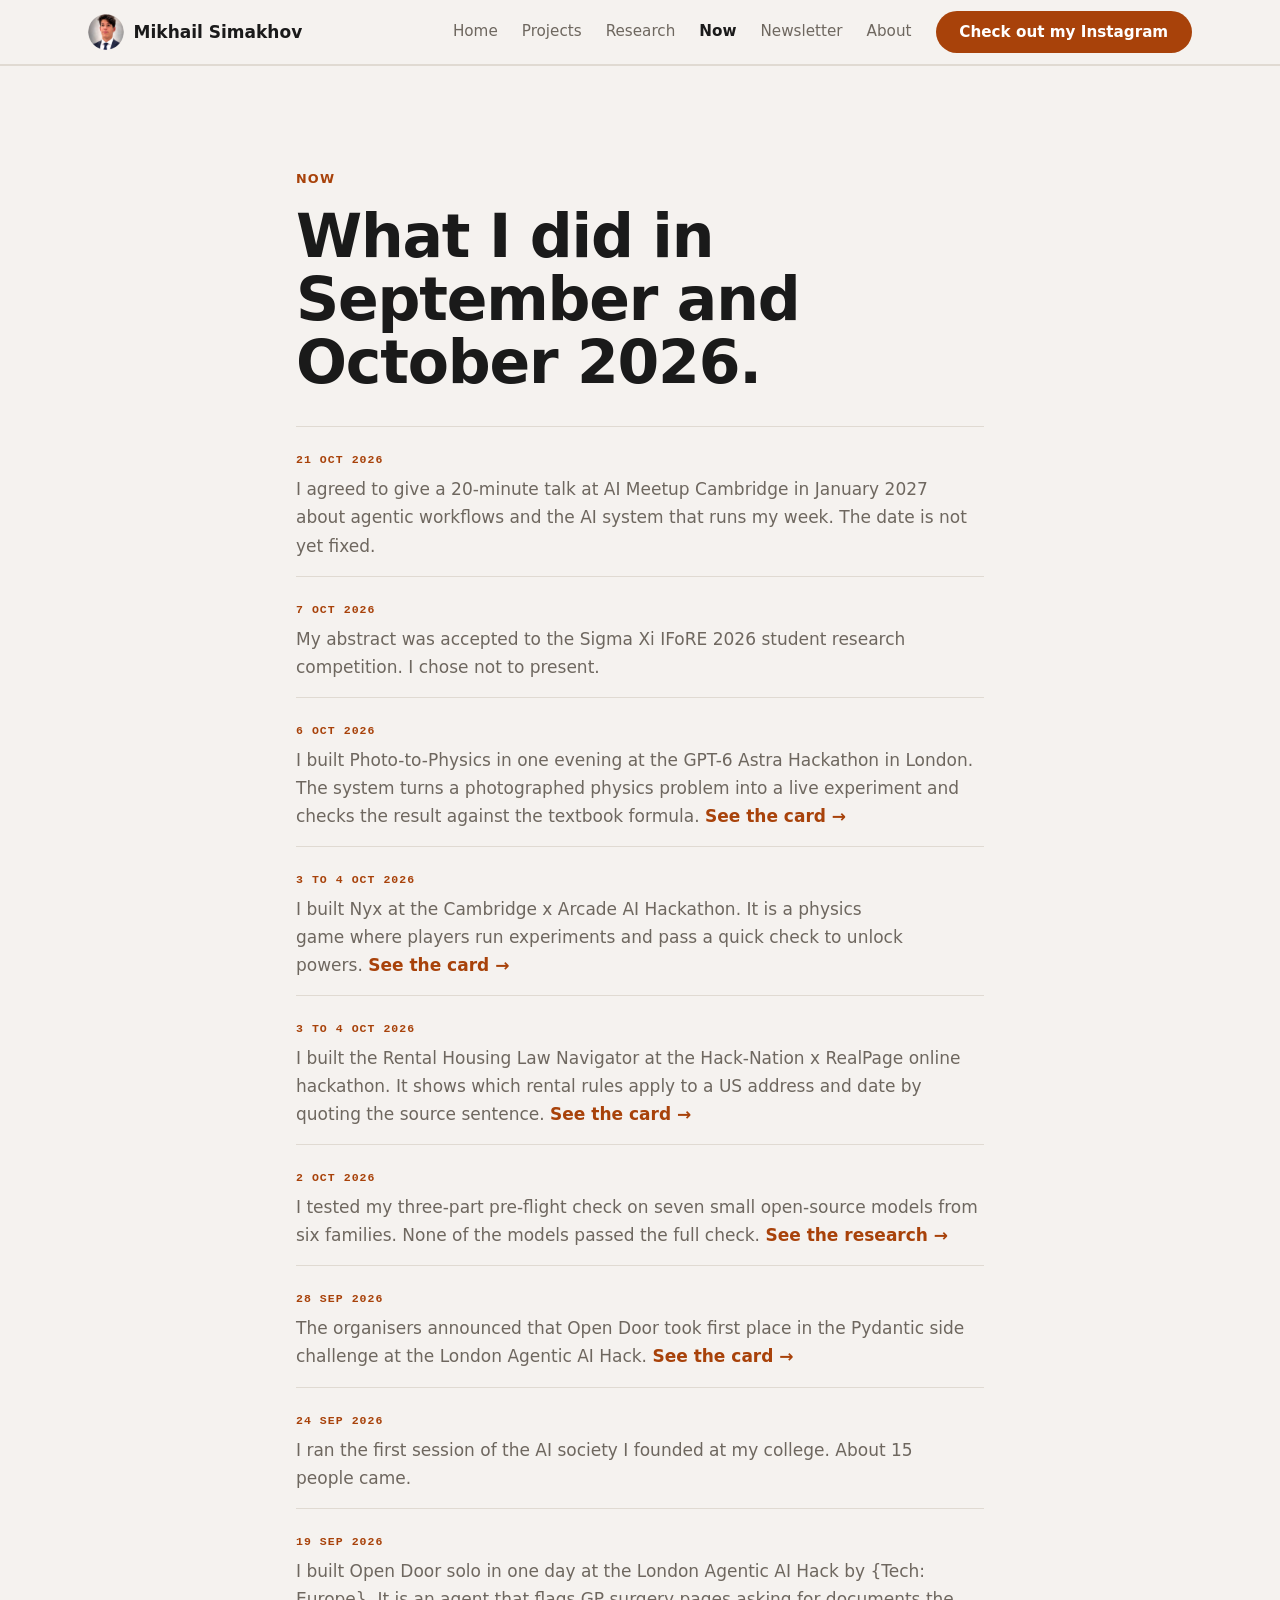
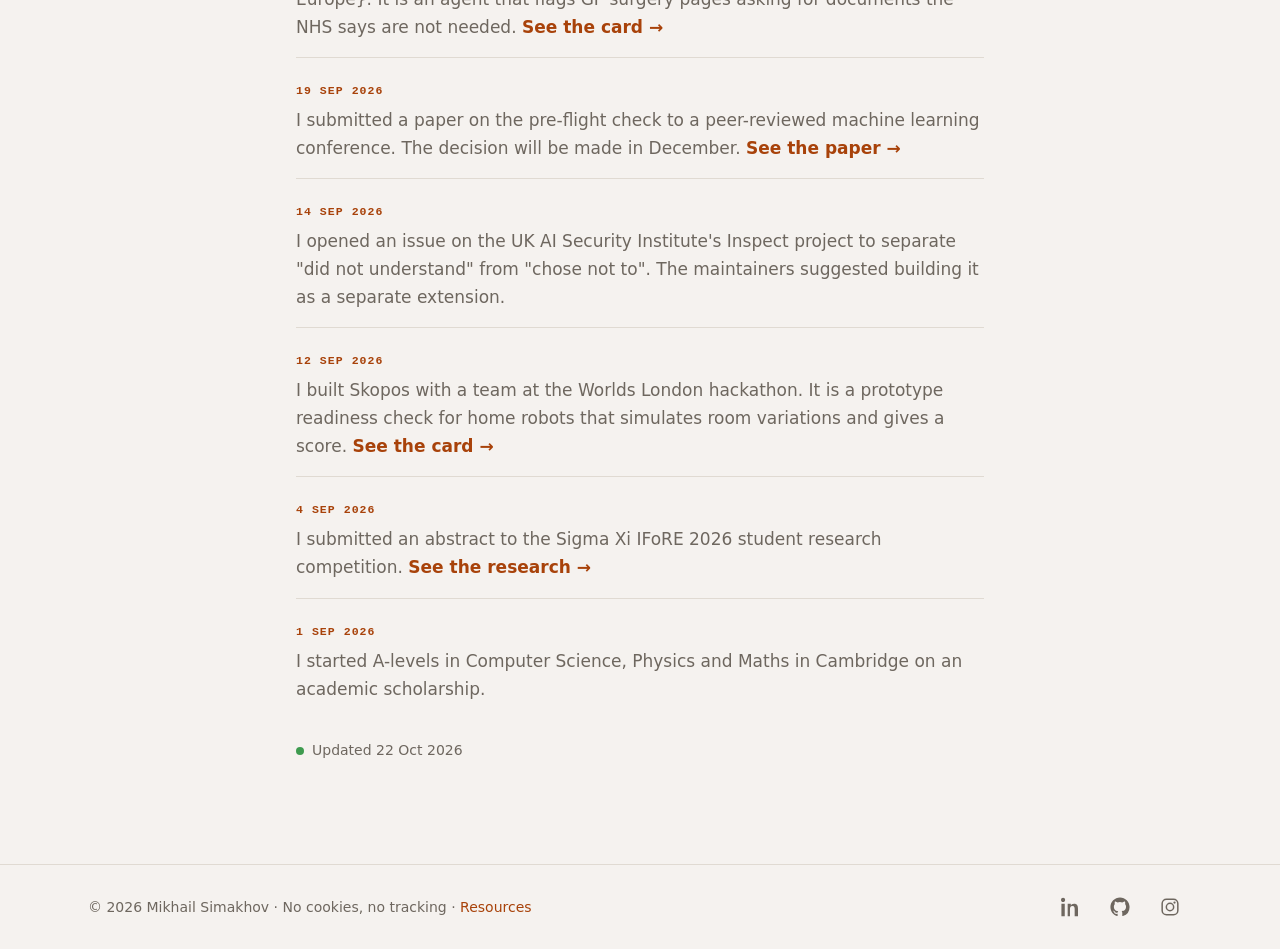
<file: now/index.html>
<!doctype html>
<html lang="en">
<head>
<meta charset="utf-8">
<meta name="viewport" content="width=device-width, initial-scale=1">
<meta http-equiv="Content-Security-Policy" content="default-src 'none'; img-src 'self'; style-src 'self'; manifest-src 'self'; base-uri 'none'; form-action 'none'">
<meta name="referrer" content="no-referrer">
<title>Now · Mikhail Simakhov</title>
<meta name="description" content="What Mikhail Simakhov did in September and October 2026: five hackathon builds, AI research and an AI society.">
<link rel="canonical" href="https://msimakhov-star.github.io/now/">
<meta name="theme-color" media="(prefers-color-scheme: light)" content="#F5F2EF">
<meta name="theme-color" media="(prefers-color-scheme: dark)" content="#17130F">
<meta property="og:type" content="website">
<meta property="og:title" content="What Mikhail Simakhov did in September and October 2026">
<meta property="og:description" content="What Mikhail Simakhov did in September and October 2026: five hackathon builds, AI research and an AI society.">
<meta property="og:url" content="https://msimakhov-star.github.io/now/">
<meta property="og:site_name" content="Mikhail Simakhov">
<meta property="og:locale" content="en_US">
<meta property="og:image" content="https://msimakhov-star.github.io/assets/og-2026-10-22.png">
<meta property="og:image:width" content="1200">
<meta property="og:image:height" content="630">
<meta name="twitter:card" content="summary_large_image">
<meta name="author" content="Mikhail Simakhov">
<link rel="icon" type="image/svg+xml" href="/assets/favicon.svg">
<link rel="icon" href="/assets/favicon-32.png" type="image/png">
<link rel="apple-touch-icon" href="/assets/apple-touch-icon.png">
<link rel="stylesheet" href="/styles.css">
</head>
<body>

<a class="skip-link" href="#top">Skip to content</a>

<header class="topbar">
  <div class="wrap-wide bar">
    <a class="brand" href="/" aria-label="Mikhail Simakhov, home">
      <img src="/assets/headshot.webp" alt="" width="36" height="36">
      <span>Mikhail Simakhov</span>
    </a>
    <nav class="topnav" aria-label="Pages">
      <a href="/">Home</a>
      <a href="/projects/">Projects</a>
      <a href="/research/">Research</a>
      <a href="/now/" class="active" aria-current="page">Now</a>
      <a href="/newsletter/">Newsletter</a>
      <a href="/about/">About</a>
    </nav>
    <a class="btn btn-accent" href="https://www.instagram.com/mikgpt/" rel="noopener">Check out my Instagram</a>
  </div>
</header>

<main id="top">

<section class="band" id="now">
  <div class="wrap-narrow">
    <p class="kicker">Now</p>
    <h1>What I did in September and October 2026.</h1>
    <ol class="now">
      <li><time class="label" datetime="2026-10-21">21 Oct 2026</time><p>I agreed to give a 20-minute talk at AI Meetup Cambridge in January 2027 about agentic workflows and the AI system that runs my week. The date is not yet fixed.</p></li>
      <li><time class="label" datetime="2026-10-07">7 Oct 2026</time><p>My abstract was accepted to the Sigma Xi IFoRE 2026 student research competition. I chose not to present.</p></li>
      <li><time class="label" datetime="2026-10-06">6 Oct 2026</time><p>I built <span class="nw">Photo-to-Physics</span> in one evening at the <span class="nw">GPT-6</span> Astra Hackathon in London. The system turns a photographed physics problem into a live experiment and checks the result against the textbook formula. <a class="quiet-link accent" href="/projects/#photo-to-physics">See the card&nbsp;&rarr;</a></p></li>
      <li><time class="label" datetime="2026-10-03">3 to 4 Oct 2026</time><p>I built Nyx at the Cambridge x Arcade AI Hackathon. It is a physics game where players run experiments and pass a quick check to unlock powers. <a class="quiet-link accent" href="/projects/#nyx">See the card&nbsp;&rarr;</a></p></li>
      <li><time class="label" datetime="2026-10-03">3 to 4 Oct 2026</time><p>I built the Rental Housing Law Navigator at the Hack-Nation x RealPage online hackathon. It shows which rental rules apply to a US address and date by quoting the source sentence. <a class="quiet-link accent" href="/projects/#rental-housing">See the card&nbsp;&rarr;</a></p></li>
      <li><time class="label" datetime="2026-10-02">2 Oct 2026</time><p>I tested my three-part pre-flight check on seven small <span class="nw">open-source</span> models from six families. None of the models passed the full check. <a class="quiet-link accent" href="/research/#shutdown-framing">See the research&nbsp;&rarr;</a></p></li>
      <li><time class="label" datetime="2026-09-28">28 Sep 2026</time><p>The organisers announced that Open Door took first place in the Pydantic side challenge at the London Agentic AI Hack. <a class="quiet-link accent" href="/projects/#opendoor">See the card&nbsp;&rarr;</a></p></li>
      <li><time class="label" datetime="2026-09-24">24 Sep 2026</time><p>I ran the first session of the AI society I founded at my college. About 15 people came.</p></li>
      <li><time class="label" datetime="2026-09-19">19 Sep 2026</time><p>I built Open Door solo in one day at the London Agentic AI Hack by {Tech: Europe}. It is an agent that flags GP surgery pages asking for documents the NHS says are not needed. <a class="quiet-link accent" href="/projects/#opendoor">See the card&nbsp;&rarr;</a></p></li>
      <li><time class="label" datetime="2026-09-19">19 Sep 2026</time><p>I submitted a paper on the pre-flight check to a peer-reviewed machine learning conference. The decision will be made in December. <a class="quiet-link accent" href="/research/#paper-screen">See the paper&nbsp;&rarr;</a></p></li>
      <li><time class="label" datetime="2026-09-14">14 Sep 2026</time><p>I opened an issue on the UK AI Security Institute&#39;s Inspect project to separate "did not understand" from "chose not to". The maintainers suggested building it as a separate extension.</p></li>
      <li><time class="label" datetime="2026-09-12">12 Sep 2026</time><p>I built Skopos with a team at the Worlds London hackathon. It is a prototype readiness check for home robots that simulates room variations and gives a score. <a class="quiet-link accent" href="/projects/#skopos">See the card&nbsp;&rarr;</a></p></li>
      <li><time class="label" datetime="2026-09-04">4 Sep 2026</time><p>I submitted an abstract to the Sigma Xi IFoRE 2026 student research competition. <a class="quiet-link accent" href="/research/#shutdown-framing">See the research&nbsp;&rarr;</a></p></li>
      <li><time class="label" datetime="2026-09-01">1 Sep 2026</time><p>I started <span class="nw">A-levels</span> in Computer Science, Physics and Maths in Cambridge on an academic scholarship.</p></li>
    </ol>
    <p class="fineprint"><span class="dot" aria-hidden="true"></span>Updated <time datetime="2026-10-22">22 Oct 2026</time></p>
  </div>
</section>

</main>

<footer>
  <div class="wrap-wide foot">
    <p>&copy; 2026 Mikhail Simakhov &middot; No cookies, no tracking &middot; <a href="/resources/">Resources</a></p>
    <ul class="social social-compact" aria-label="Profiles">
      <li><a href="https://www.linkedin.com/in/mikhail-simakhov-2706123b4/" aria-label="LinkedIn" rel="noopener">
        <svg viewBox="0 0 24 24" width="20" height="20" aria-hidden="true"><path fill="currentColor" d="M4.98 3.5C4.98 4.88 3.87 6 2.5 6S0 4.88 0 3.5 1.12 1 2.5 1s2.48 1.12 2.48 2.5zM.5 8h4V23h-4V8zm7.5 0h3.8v2.05h.05c.53-1 1.83-2.05 3.77-2.05 4.03 0 4.78 2.65 4.78 6.1V23h-4v-7.9c0-1.88-.03-4.3-2.62-4.3-2.62 0-3.02 2.05-3.02 4.17V23H8V8z"/></svg>
      </a></li>
      <li><a href="https://github.com/msimakhov-star" aria-label="GitHub" rel="noopener">
        <svg viewBox="0 0 24 24" width="20" height="20" aria-hidden="true"><path fill="currentColor" d="M12 .5C5.65.5.5 5.65.5 12c0 5.08 3.29 9.39 7.86 10.91.58.11.79-.25.79-.55 0-.27-.01-1.17-.02-2.12-3.2.7-3.88-1.36-3.88-1.36-.52-1.33-1.28-1.68-1.28-1.68-1.04-.71.08-.7.08-.7 1.15.08 1.76 1.18 1.76 1.18 1.03 1.76 2.69 1.25 3.35.96.1-.75.4-1.25.72-1.54-2.55-.29-5.24-1.28-5.24-5.68 0-1.26.45-2.28 1.18-3.09-.12-.29-.51-1.46.11-3.04 0 0 .96-.31 3.15 1.18a10.9 10.9 0 0 1 5.74 0c2.19-1.49 3.15-1.18 3.15-1.18.62 1.58.23 2.75.11 3.04.73.81 1.18 1.83 1.18 3.09 0 4.41-2.7 5.38-5.26 5.67.41.35.77 1.05.77 2.12 0 1.53-.01 2.76-.01 3.14 0 .3.2.67.8.55A11.52 11.52 0 0 0 23.5 12C23.5 5.65 18.35.5 12 .5z"/></svg>
      </a></li>
      <li><a href="https://www.instagram.com/mikgpt/" aria-label="Instagram" rel="noopener">
        <svg viewBox="0 0 24 24" width="20" height="20" aria-hidden="true"><rect x="2.6" y="2.6" width="18.8" height="18.8" rx="5.2" fill="none" stroke="currentColor" stroke-width="1.8"/><circle cx="12" cy="12" r="4.4" fill="none" stroke="currentColor" stroke-width="1.8"/><circle cx="17.4" cy="6.6" r="1.35" fill="currentColor"/></svg>
      </a></li>
    </ul>
  </div>
</footer>

</body>
</html>
</file>
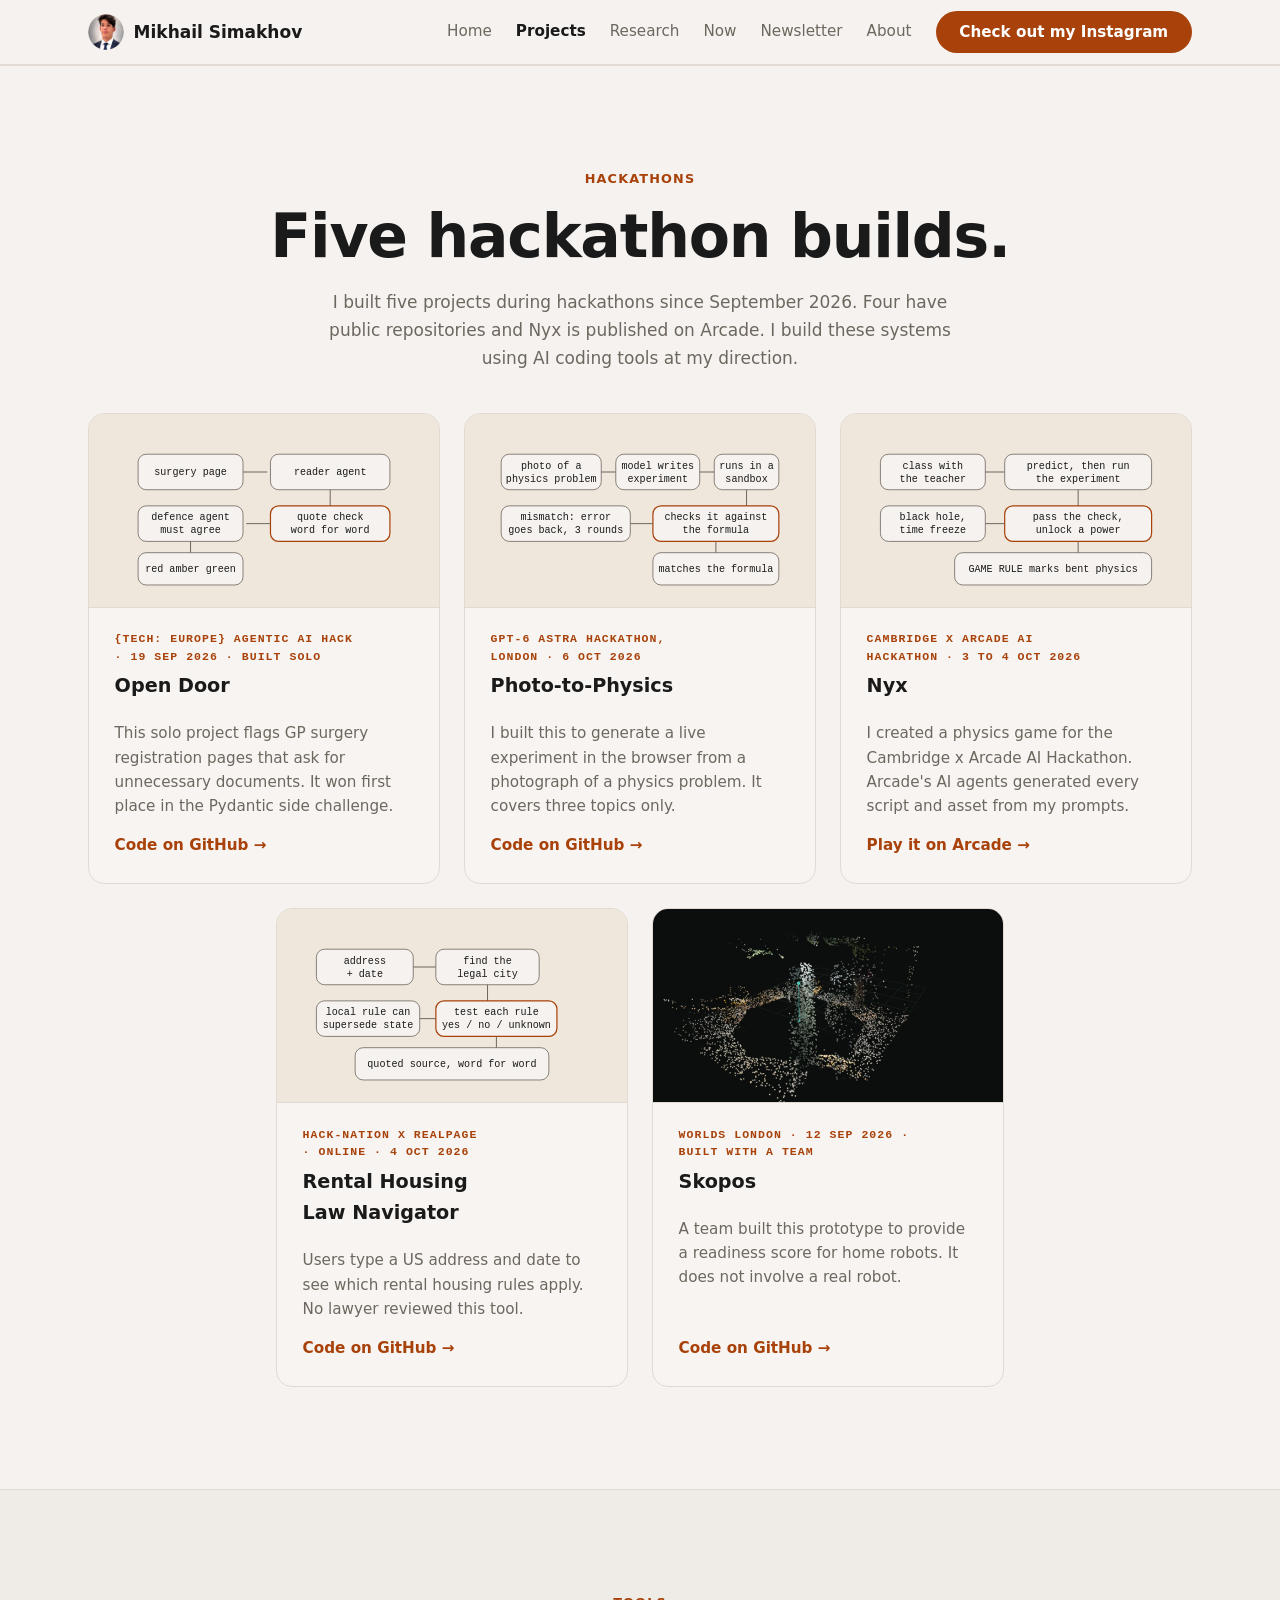
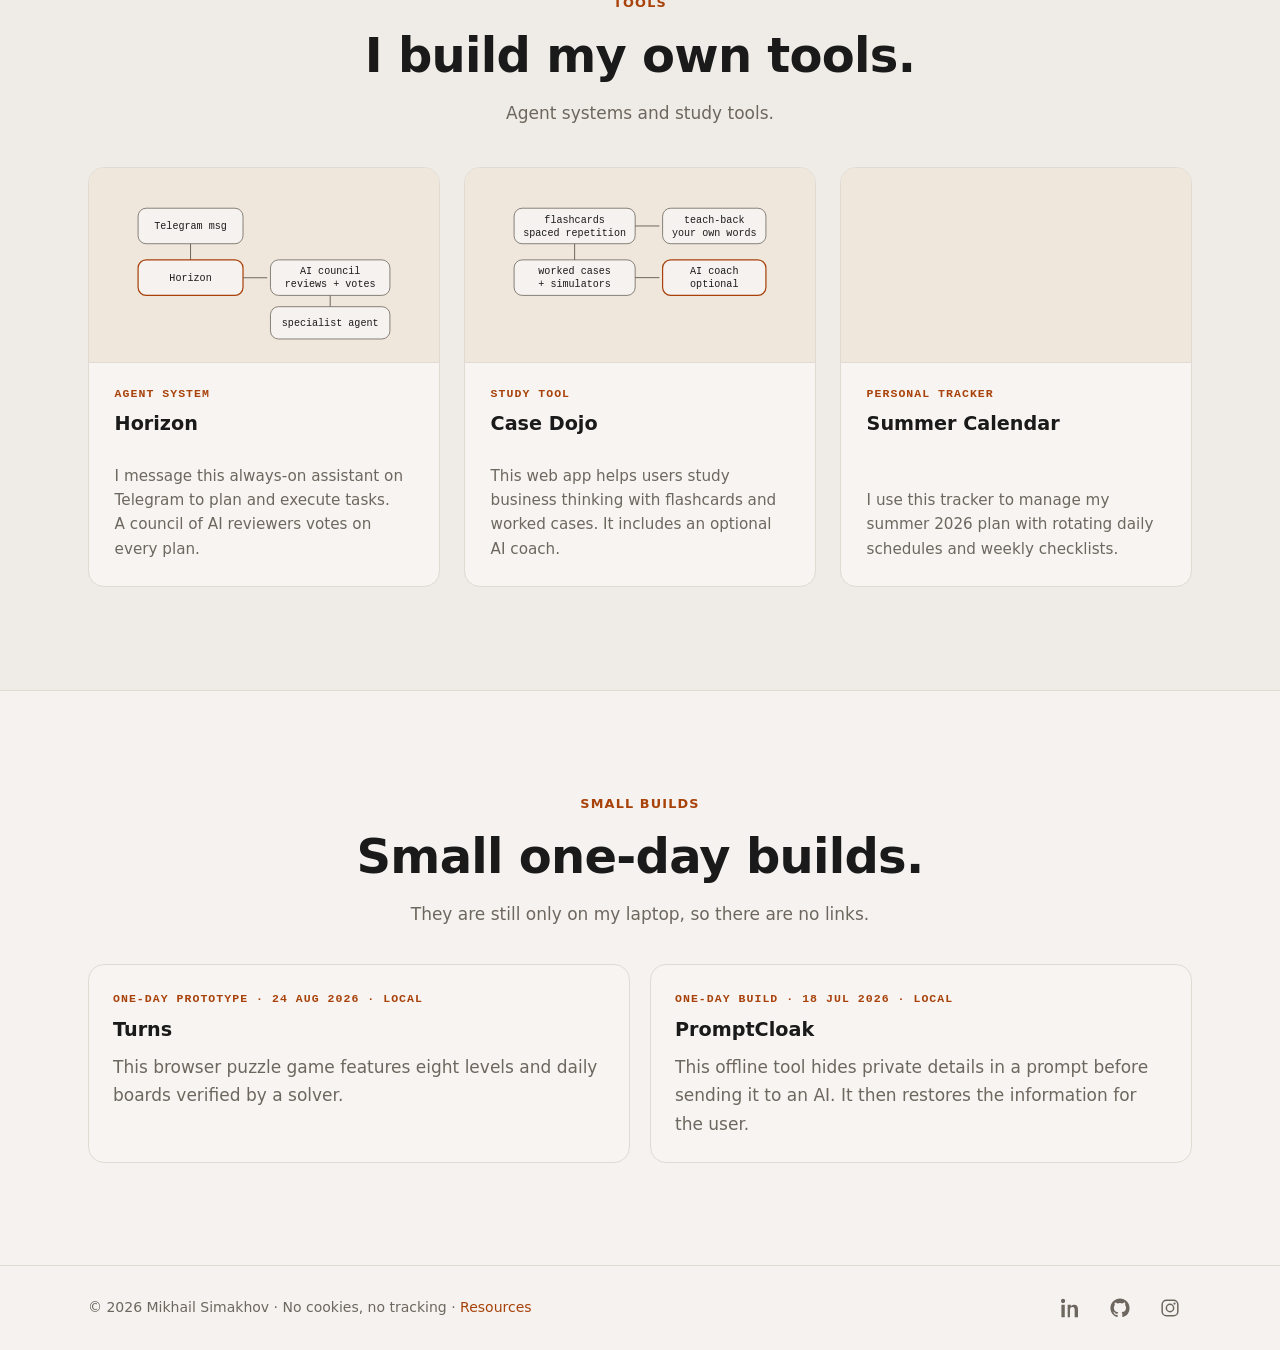
<file: projects/index.html>
<!doctype html>
<html lang="en">
<head>
<meta charset="utf-8">
<meta name="viewport" content="width=device-width, initial-scale=1">
<meta http-equiv="Content-Security-Policy" content="default-src 'none'; img-src 'self'; style-src 'self'; manifest-src 'self'; base-uri 'none'; form-action 'none'">
<meta name="referrer" content="no-referrer">
<title>Projects · Mikhail Simakhov</title>
<meta name="description" content="Five hackathon builds since September 2026, and the AI tools Mikhail Simakhov builds and uses every day.">
<link rel="canonical" href="https://msimakhov-star.github.io/projects/">
<meta name="theme-color" media="(prefers-color-scheme: light)" content="#F5F2EF">
<meta name="theme-color" media="(prefers-color-scheme: dark)" content="#17130F">
<meta property="og:type" content="website">
<meta property="og:title" content="Projects by Mikhail Simakhov">
<meta property="og:description" content="Five hackathon builds since September 2026, and the AI tools Mikhail Simakhov builds and uses every day.">
<meta property="og:url" content="https://msimakhov-star.github.io/projects/">
<meta property="og:site_name" content="Mikhail Simakhov">
<meta property="og:locale" content="en_US">
<meta property="og:image" content="https://msimakhov-star.github.io/assets/og-2026-10-22.png">
<meta property="og:image:width" content="1200">
<meta property="og:image:height" content="630">
<meta name="twitter:card" content="summary_large_image">
<meta name="author" content="Mikhail Simakhov">
<link rel="icon" type="image/svg+xml" href="/assets/favicon.svg">
<link rel="icon" href="/assets/favicon-32.png" type="image/png">
<link rel="apple-touch-icon" href="/assets/apple-touch-icon.png">
<link rel="stylesheet" href="/styles.css">
</head>
<body>

<a class="skip-link" href="#top">Skip to content</a>

<header class="topbar">
  <div class="wrap-wide bar">
    <a class="brand" href="/" aria-label="Mikhail Simakhov, home">
      <img src="/assets/headshot.webp" alt="" width="36" height="36">
      <span>Mikhail Simakhov</span>
    </a>
    <nav class="topnav" aria-label="Pages">
      <a href="/">Home</a>
      <a href="/projects/" class="active" aria-current="page">Projects</a>
      <a href="/research/">Research</a>
      <a href="/now/">Now</a>
      <a href="/newsletter/">Newsletter</a>
      <a href="/about/">About</a>
    </nav>
    <a class="btn btn-accent" href="https://www.instagram.com/mikgpt/" rel="noopener">Check out my Instagram</a>
  </div>
</header>

<main id="top">

<section class="band centered" id="hackathons">
  <div class="wrap-wide">
    <p class="kicker">Hackathons</p>
    <h1>Five hackathon builds.</h1>
    <p class="sub" id="hack-intro">I built five projects during hackathons since September 2026. Four have public repositories and Nyx is published on Arcade. I build these systems using AI coding tools at my direction.</p>
    <div class="project-grid">
      <article class="card pcard" id="opendoor">
        <div class="pimg" aria-hidden="true">
          <svg viewBox="0 0 360 200" xmlns="http://www.w3.org/2000/svg">
            <g class="d-node"><rect x="24" y="30" width="130" height="44" rx="10"/><text x="89" y="56">surgery page</text></g>
            <path class="d-arrow" d="M154 52h30"/>
            <g class="d-node"><rect x="188" y="30" width="148" height="44" rx="10"/><text x="262" y="56">reader agent</text></g>
            <path class="d-arrow" d="M262 74v20"/>
            <g class="d-node d-main"><rect x="188" y="94" width="148" height="44" rx="10"/><text x="262" y="112">quote check</text><text x="262" y="128">word for word</text></g>
            <path class="d-arrow" d="M188 116h-30"/>
            <g class="d-node"><rect x="24" y="94" width="130" height="44" rx="10"/><text x="89" y="112">defence agent</text><text x="89" y="128">must agree</text></g>
            <path class="d-arrow" d="M89 138v14"/>
            <g class="d-node"><rect x="24" y="152" width="130" height="40" rx="10"/><text x="89" y="176">red amber green</text></g>
          </svg>
        </div>
        <div class="pbody">
          <p class="label">{Tech: Europe} Agentic AI Hack &middot; <span class="nw">19 Sep 2026</span> &middot; built solo</p>
          <h3>Open Door</h3>
          <p>This solo project flags GP surgery registration pages that ask for unnecessary documents. It won first place in the Pydantic side challenge.</p>
          <p><a class="quiet-link accent" href="https://github.com/msimakhov-star/opendoor" rel="noopener">Code on GitHub&nbsp;&rarr;</a></p>
        </div>
      </article>

      <article class="card pcard" id="photo-to-physics">
        <div class="pimg" aria-hidden="true">
          <svg viewBox="0 0 360 200" xmlns="http://www.w3.org/2000/svg">
            <g class="d-node"><rect x="8" y="30" width="124" height="44" rx="10"/><text x="70" y="48">photo of a</text><text x="70" y="64">physics problem</text></g>
            <path class="d-arrow" d="M132 52h18"/>
            <g class="d-node"><rect x="150" y="30" width="104" height="44" rx="10"/><text x="202" y="48">model writes</text><text x="202" y="64">experiment</text></g>
            <path class="d-arrow" d="M254 52h18"/>
            <g class="d-node"><rect x="272" y="30" width="80" height="44" rx="10"/><text x="312" y="48">runs in a</text><text x="312" y="64">sandbox</text></g>
            <path class="d-arrow" d="M312 74v20"/>
            <g class="d-node d-main"><rect x="196" y="94" width="156" height="44" rx="10"/><text x="274" y="112">checks it against</text><text x="274" y="128">the formula</text></g>
            <path class="d-arrow" d="M196 116h-28"/>
            <g class="d-node"><rect x="8" y="94" width="160" height="44" rx="10"/><text x="88" y="112">mismatch: error</text><text x="88" y="128">goes back, 3 rounds</text></g>
            <path class="d-arrow" d="M274 138v14"/>
            <g class="d-node"><rect x="196" y="152" width="156" height="40" rx="10"/><text x="274" y="176">matches the formula</text></g>
          </svg>
        </div>
        <div class="pbody">
          <p class="label"><span class="nw">GPT-6</span> Astra Hackathon, London &middot; <span class="nw">6 Oct 2026</span></p>
          <h3>Photo-to-Physics</h3>
          <p>I built this to generate a live experiment in the browser from a photograph of a physics problem. It covers three topics only.</p>
          <p><a class="quiet-link accent" href="https://github.com/msimakhov-star/pixel-perfect-replica" rel="noopener">Code on GitHub&nbsp;&rarr;</a></p>
        </div>
      </article>

      <article class="card pcard" id="nyx">
        <div class="pimg" aria-hidden="true">
          <svg viewBox="0 0 360 200" xmlns="http://www.w3.org/2000/svg">
            <g class="d-node"><rect x="12" y="30" width="130" height="44" rx="10"/><text x="77" y="48">class with</text><text x="77" y="64">the teacher</text></g>
            <path class="d-arrow" d="M142 52h24"/>
            <g class="d-node"><rect x="166" y="30" width="182" height="44" rx="10"/><text x="257" y="48">predict, then run</text><text x="257" y="64">the experiment</text></g>
            <path class="d-arrow" d="M257 74v20"/>
            <g class="d-node d-main"><rect x="166" y="94" width="182" height="44" rx="10"/><text x="257" y="112">pass the check,</text><text x="257" y="128">unlock a power</text></g>
            <path class="d-arrow" d="M166 116h-24"/>
            <g class="d-node"><rect x="12" y="94" width="130" height="44" rx="10"/><text x="77" y="112">black hole,</text><text x="77" y="128">time freeze</text></g>
            <path class="d-arrow" d="M257 138v14"/>
            <g class="d-node"><rect x="104" y="152" width="244" height="40" rx="10"/><text x="226" y="176">GAME RULE marks bent physics</text></g>
          </svg>
        </div>
        <div class="pbody">
          <p class="label">Cambridge x Arcade AI Hackathon &middot; <span class="nw">3 to 4 Oct 2026</span></p>
          <h3>Nyx</h3>
          <p>I created a physics game for the Cambridge x Arcade AI Hackathon. Arcade&#39;s AI agents generated every script and asset from my prompts.</p>
          <p><a class="quiet-link accent" href="https://editor.joinarcade.ai/play/e2b6663e-4f68-4710-853f-6ca90dd37c96" rel="noopener">Play it on Arcade&nbsp;&rarr;</a></p>
        </div>
      </article>

      <article class="card pcard" id="rental-housing">
        <div class="pimg" aria-hidden="true">
          <svg viewBox="0 0 360 200" xmlns="http://www.w3.org/2000/svg">
            <g class="d-node"><rect x="12" y="30" width="120" height="44" rx="10"/><text x="72" y="48">address</text><text x="72" y="64">+ date</text></g>
            <path class="d-arrow" d="M132 52h28"/>
            <g class="d-node"><rect x="160" y="30" width="128" height="44" rx="10"/><text x="224" y="48">find the</text><text x="224" y="64">legal city</text></g>
            <path class="d-arrow" d="M224 74v20"/>
            <g class="d-node d-main"><rect x="160" y="94" width="150" height="44" rx="10"/><text x="235" y="112">test each rule</text><text x="235" y="128">yes / no / unknown</text></g>
            <path class="d-arrow" d="M160 116h-20"/>
            <g class="d-node"><rect x="12" y="94" width="128" height="44" rx="10"/><text x="76" y="112">local rule can</text><text x="76" y="128">supersede state</text></g>
            <path class="d-arrow" d="M235 138v14"/>
            <g class="d-node"><rect x="60" y="152" width="240" height="40" rx="10"/><text x="180" y="176">quoted source, word for word</text></g>
          </svg>
        </div>
        <div class="pbody">
          <p class="label">Hack-Nation x RealPage &middot; online &middot; <span class="nw">4 Oct 2026</span></p>
          <h3>Rental Housing Law Navigator</h3>
          <p>Users type a US address and date to see which rental housing rules apply. No lawyer reviewed this tool.</p>
          <p><a class="quiet-link accent" href="https://github.com/msimakhov-star/rental-housing-law-navigator" rel="noopener">Code on GitHub&nbsp;&rarr;</a></p>
        </div>
      </article>

      <article class="card pcard" id="skopos">
        <div class="pimg pimg-shot">
          <img src="/assets/skopos.webp" alt="Skopos point cloud view: a room rebuilt as coloured dots, with a grid floor" width="1400" height="700" loading="lazy" decoding="async">
        </div>
        <div class="pbody">
          <p class="label">Worlds London &middot; <span class="nw">12 Sep 2026</span> &middot; built with a team</p>
          <h3>Skopos</h3>
          <p>A team built this prototype to provide a readiness score for home robots. It does not involve a real robot.</p>
          <p><a class="quiet-link accent" href="https://github.com/msimakhov-star/skopos-demo" rel="noopener">Code on GitHub&nbsp;&rarr;</a></p>
        </div>
      </article>
    </div>
  </div>
</section>

<section class="band centered tinted" id="tools">
  <div class="wrap-wide">
    <p class="kicker">Tools</p>
    <h2>I build my own tools.</h2>
    <p class="sub">Agent systems and study tools.</p>
    <div class="project-grid">

      <article class="card pcard" id="horizon">
        <div class="pimg" aria-hidden="true">
          <svg viewBox="0 0 360 200" xmlns="http://www.w3.org/2000/svg">
            <g class="d-node"><rect x="24" y="30" width="130" height="44" rx="10"/><text x="89" y="56">Telegram msg</text></g>
            <path class="d-arrow" d="M89 74v20"/>
            <g class="d-node d-main"><rect x="24" y="94" width="130" height="44" rx="10"/><text x="89" y="120">Horizon</text></g>
            <path class="d-arrow" d="M154 116h30"/>
            <g class="d-node"><rect x="188" y="94" width="148" height="44" rx="10"/><text x="262" y="112">AI council</text><text x="262" y="128">reviews + votes</text></g>
            <path class="d-arrow" d="M262 138v14"/>
            <g class="d-node"><rect x="188" y="152" width="148" height="40" rx="10"/><text x="262" y="176">specialist agent</text></g>
          </svg>
        </div>
        <div class="pbody">
          <p class="label">Agent system</p>
          <h3>Horizon</h3>
          <p>I message this always-on assistant on Telegram to plan and execute tasks. A council of AI reviewers votes on every plan.</p>
        </div>
      </article>

      <article class="card pcard" id="case-dojo">
        <div class="pimg" aria-hidden="true">
          <svg viewBox="0 0 360 200" xmlns="http://www.w3.org/2000/svg">
            <g class="d-node"><rect x="24" y="30" width="150" height="44" rx="10"/><text x="99" y="48">flashcards</text><text x="99" y="64">spaced repetition</text></g>
            <path class="d-arrow" d="M174 52h30"/>
            <g class="d-node"><rect x="208" y="30" width="128" height="44" rx="10"/><text x="272" y="48">teach-back</text><text x="272" y="64">your own words</text></g>
            <path class="d-arrow" d="M99 74v20"/>
            <g class="d-node"><rect x="24" y="94" width="150" height="44" rx="10"/><text x="99" y="112">worked cases</text><text x="99" y="128">+ simulators</text></g>
            <path class="d-arrow" d="M174 116h30"/>
            <g class="d-node d-main"><rect x="208" y="94" width="128" height="44" rx="10"/><text x="272" y="112">AI coach</text><text x="272" y="128">optional</text></g>
          </svg>
        </div>
        <div class="pbody">
          <p class="label">Study tool</p>
          <h3>Case Dojo</h3>
          <p>This web app helps users study business thinking with flashcards and worked cases. It includes an optional AI coach.</p>
        </div>
      </article>

      <article class="card pcard" id="summer-calendar">
        <div class="pimg pimg-shot">
          <img src="/assets/summercal.webp" alt="Summer Calendar month view: a June grid where each day shows coloured dots for planned focus areas" width="1400" height="865" loading="lazy" decoding="async">
        </div>
        <div class="pbody">
          <p class="label">Personal tracker</p>
          <h3>Summer Calendar</h3>
          <p>I use this tracker to manage my summer 2026 plan with rotating daily schedules and weekly checklists.</p>
        </div>
      </article>

    </div>
  </div>
</section>

<section class="band centered" id="small-builds">
  <div class="wrap-wide">
    <p class="kicker">Small builds</p>
    <h2>Small one-day builds.</h2>
    <p class="sub">They are still only on my laptop, so there are no links.</p>
    <div class="nl-grid">
      <article class="card nlcard">
        <p class="label">One-day prototype &middot; <span class="nw">24 Aug 2026</span> &middot; local</p>
        <h3>Turns</h3>
        <p>This browser puzzle game features eight levels and daily boards verified by a solver.</p>
      </article>
      <article class="card nlcard">
        <p class="label">One-day build &middot; <span class="nw">18 Jul 2026</span> &middot; local</p>
        <h3>PromptCloak</h3>
        <p>This offline tool hides private details in a prompt before sending it to an AI. It then restores the information for the user.</p>
      </article>
    </div>
  </div>
</section>

</main>

<footer>
  <div class="wrap-wide foot">
    <p>&copy; 2026 Mikhail Simakhov &middot; No cookies, no tracking &middot; <a href="/resources/">Resources</a></p>
    <ul class="social social-compact" aria-label="Profiles">
      <li><a href="https://www.linkedin.com/in/mikhail-simakhov-2706123b4/" aria-label="LinkedIn" rel="noopener">
        <svg viewBox="0 0 24 24" width="20" height="20" aria-hidden="true"><path fill="currentColor" d="M4.98 3.5C4.98 4.88 3.87 6 2.5 6S0 4.88 0 3.5 1.12 1 2.5 1s2.48 1.12 2.48 2.5zM.5 8h4V23h-4V8zm7.5 0h3.8v2.05h.05c.53-1 1.83-2.05 3.77-2.05 4.03 0 4.78 2.65 4.78 6.1V23h-4v-7.9c0-1.88-.03-4.3-2.62-4.3-2.62 0-3.02 2.05-3.02 4.17V23H8V8z"/></svg>
      </a></li>
      <li><a href="https://github.com/msimakhov-star" aria-label="GitHub" rel="noopener">
        <svg viewBox="0 0 24 24" width="20" height="20" aria-hidden="true"><path fill="currentColor" d="M12 .5C5.65.5.5 5.65.5 12c0 5.08 3.29 9.39 7.86 10.91.58.11.79-.25.79-.55 0-.27-.01-1.17-.02-2.12-3.2.7-3.88-1.36-3.88-1.36-.52-1.33-1.28-1.68-1.28-1.68-1.04-.71.08-.7.08-.7 1.15.08 1.76 1.18 1.76 1.18 1.03 1.76 2.69 1.25 3.35.96.1-.75.4-1.25.72-1.54-2.55-.29-5.24-1.28-5.24-5.68 0-1.26.45-2.28 1.18-3.09-.12-.29-.51-1.46.11-3.04 0 0 .96-.31 3.15 1.18a10.9 10.9 0 0 1 5.74 0c2.19-1.49 3.15-1.18 3.15-1.18.62 1.58.23 2.75.11 3.04.73.81 1.18 1.83 1.18 3.09 0 4.41-2.7 5.38-5.26 5.67.41.35.77 1.05.77 2.12 0 1.53-.01 2.76-.01 3.14 0 .3.2.67.8.55A11.52 11.52 0 0 0 23.5 12C23.5 5.65 18.35.5 12 .5z"/></svg>
      </a></li>
      <li><a href="https://www.instagram.com/mikgpt/" aria-label="Instagram" rel="noopener">
        <svg viewBox="0 0 24 24" width="20" height="20" aria-hidden="true"><rect x="2.6" y="2.6" width="18.8" height="18.8" rx="5.2" fill="none" stroke="currentColor" stroke-width="1.8"/><circle cx="12" cy="12" r="4.4" fill="none" stroke="currentColor" stroke-width="1.8"/><circle cx="17.4" cy="6.6" r="1.35" fill="currentColor"/></svg>
      </a></li>
    </ul>
  </div>
</footer>

</body>
</html>
</file>
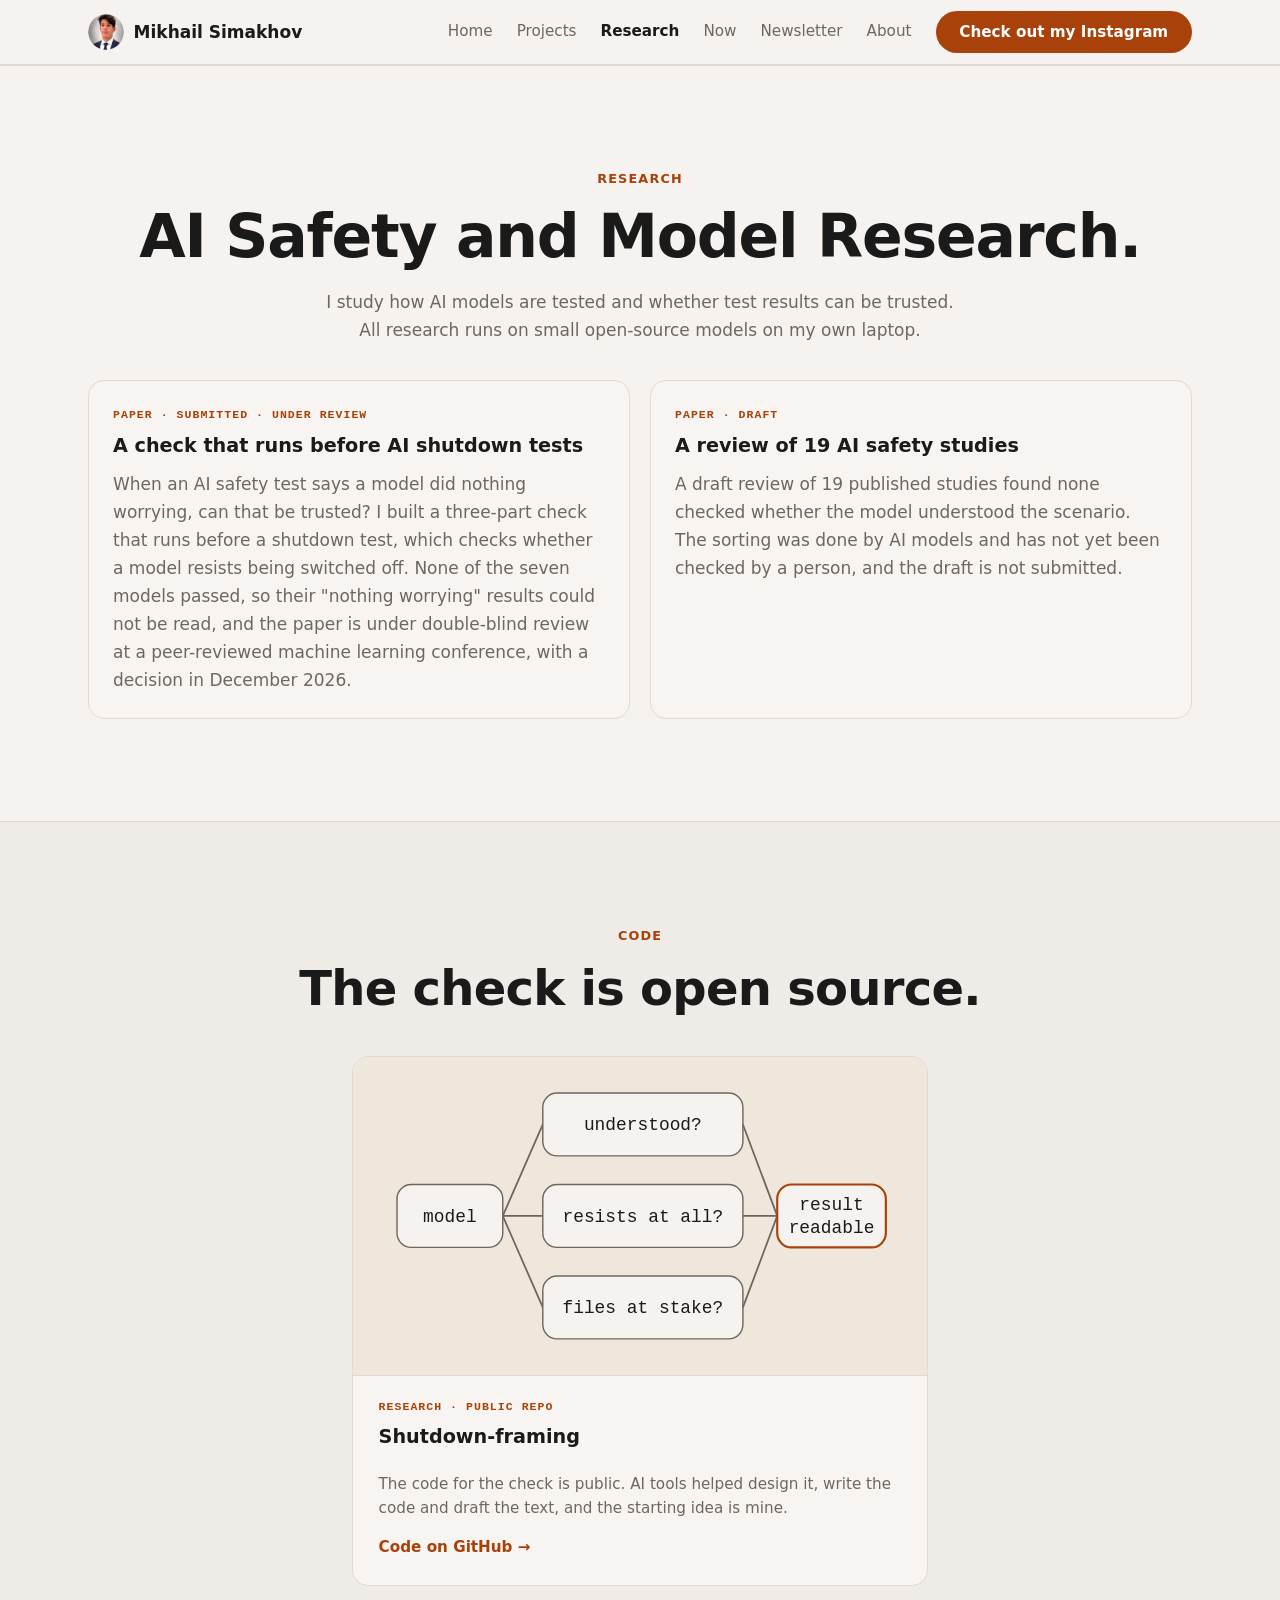
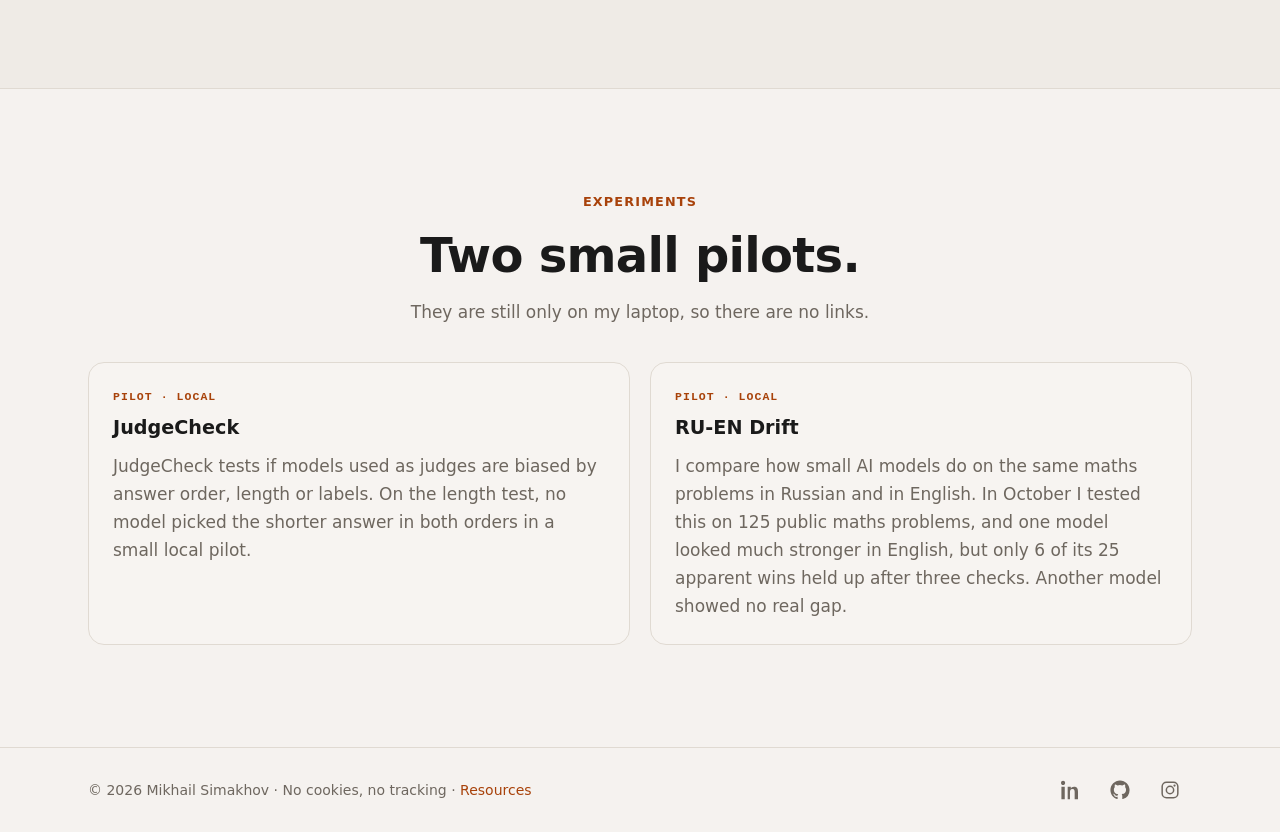
<file: research/index.html>
<!doctype html>
<html lang="en">
<head>
<meta charset="utf-8">
<meta name="viewport" content="width=device-width, initial-scale=1">
<meta http-equiv="Content-Security-Policy" content="default-src 'none'; img-src 'self'; style-src 'self'; manifest-src 'self'; base-uri 'none'; form-action 'none'">
<meta name="referrer" content="no-referrer">
<title>Research · Mikhail Simakhov</title>
<meta name="description" content="They run on my own laptop with small open models. One paper is under review and the other is a draft.">
<link rel="canonical" href="https://msimakhov-star.github.io/research/">
<meta name="theme-color" media="(prefers-color-scheme: light)" content="#F5F2EF">
<meta name="theme-color" media="(prefers-color-scheme: dark)" content="#17130F">
<meta property="og:type" content="website">
<meta property="og:title" content="Research by Mikhail Simakhov">
<meta property="og:description" content="They run on my own laptop with small open models. One paper is under review and the other is a draft.">
<meta property="og:url" content="https://msimakhov-star.github.io/research/">
<meta property="og:site_name" content="Mikhail Simakhov">
<meta property="og:locale" content="en_US">
<meta property="og:image" content="https://msimakhov-star.github.io/assets/og-2026-10-22.png">
<meta property="og:image:width" content="1200">
<meta property="og:image:height" content="630">
<meta name="twitter:card" content="summary_large_image">
<meta name="author" content="Mikhail Simakhov">
<link rel="icon" type="image/svg+xml" href="/assets/favicon.svg">
<link rel="icon" href="/assets/favicon-32.png" type="image/png">
<link rel="apple-touch-icon" href="/assets/apple-touch-icon.png">
<link rel="stylesheet" href="/styles.css">
</head>
<body>

<a class="skip-link" href="#top">Skip to content</a>

<header class="topbar">
  <div class="wrap-wide bar">
    <a class="brand" href="/" aria-label="Mikhail Simakhov, home">
      <img src="/assets/headshot.webp" alt="" width="36" height="36">
      <span>Mikhail Simakhov</span>
    </a>
    <nav class="topnav" aria-label="Pages">
      <a href="/">Home</a>
      <a href="/projects/">Projects</a>
      <a href="/research/" class="active" aria-current="page">Research</a>
      <a href="/now/">Now</a>
      <a href="/newsletter/">Newsletter</a>
      <a href="/about/">About</a>
    </nav>
    <a class="btn btn-accent" href="https://www.instagram.com/mikgpt/" rel="noopener">Check out my Instagram</a>
  </div>
</header>

<main id="top">

<section class="band centered" id="research">
  <div class="wrap-wide">
    <p class="kicker">Research</p>
    <h1>AI Safety and Model Research.</h1>
    <p class="sub">I study how AI models are tested and whether test results can be trusted. All research runs on small <span class="nw">open-source</span> models on my own laptop.</p>
    <div class="nl-grid">
      <article class="card nlcard" id="paper-screen">
        <p class="label">Paper &middot; submitted &middot; under review</p>
        <h3>A check that runs before AI shutdown tests</h3>
        <p>When an AI safety test says a model did nothing worrying, can that be trusted? I built a three-part check that runs before a shutdown test, which checks whether a model resists being switched off. None of the seven models passed, so their &quot;nothing worrying&quot; results could not be read, and the paper is under double-blind review at a peer-reviewed machine learning conference, with a decision in December 2026.</p>
      </article>
      <article class="card nlcard" id="paper-review">
        <p class="label">Paper &middot; draft</p>
        <h3>A review of 19 AI safety studies</h3>
        <p>A draft review of 19 published studies found none checked whether the model understood the scenario. The sorting was done by AI models and has not yet been checked by a person, and the draft is not submitted.</p>
      </article>
    </div>
  </div>
</section>

<section class="band centered tinted" id="code">
  <div class="wrap-wide">
    <p class="kicker">Code</p>
    <h2>The check is open source.</h2>
    <div class="project-grid single">
      <article class="card pcard" id="shutdown-framing">
        <div class="pimg" aria-hidden="true">
          <svg viewBox="0 0 360 200" xmlns="http://www.w3.org/2000/svg">
            <g class="d-node"><rect x="10" y="78" width="74" height="44" rx="10"/><text x="47" y="104">model</text></g>
            <path class="d-arrow" d="M84 100L112 36M84 100h28M84 100L112 164"/>
            <g class="d-node"><rect x="112" y="14" width="140" height="44" rx="10"/><text x="182" y="40">understood?</text></g>
            <g class="d-node"><rect x="112" y="78" width="140" height="44" rx="10"/><text x="182" y="104">resists at all?</text></g>
            <g class="d-node"><rect x="112" y="142" width="140" height="44" rx="10"/><text x="182" y="168">files at stake?</text></g>
            <path class="d-arrow" d="M252 36L276 100M252 100h24M252 164L276 100"/>
            <g class="d-node d-main"><rect x="276" y="78" width="76" height="44" rx="10"/><text x="314" y="96">result</text><text x="314" y="112">readable</text></g>
          </svg>
        </div>
        <div class="pbody">
          <p class="label">Research &middot; public repo</p>
          <h3>Shutdown-framing</h3>
          <p>The code for the check is public. AI tools helped design it, write the code and draft the text, and the starting idea is mine.</p>
          <p><a class="quiet-link accent" href="https://github.com/msimakhov-star/shutdown-framing" rel="noopener">Code on GitHub&nbsp;&rarr;</a></p>
        </div>
      </article>
    </div>
  </div>
</section>

<section class="band centered" id="experiments">
  <div class="wrap-wide">
    <p class="kicker">Experiments</p>
    <h2>Two small pilots.</h2>
    <p class="sub">They are still only on my laptop, so there are no links.</p>
    <div class="nl-grid">
      <article class="card nlcard">
        <p class="label">Pilot &middot; local</p>
        <h3>JudgeCheck</h3>
        <p>JudgeCheck tests if models used as judges are biased by answer order, length or labels. On the length test, no model picked the shorter answer in both orders in a small local pilot.</p>
      </article>
      <article class="card nlcard">
        <p class="label">Pilot &middot; local</p>
        <h3>RU-EN Drift</h3>
        <p>I compare how small AI models do on the same maths problems in Russian and in English. In October I tested this on 125 public maths problems, and one model looked much stronger in English, but only 6 of its 25 apparent wins held up after three checks. Another model showed no real gap.</p>
      </article>
    </div>
  </div>
</section>

</main>

<footer>
  <div class="wrap-wide foot">
    <p>&copy; 2026 Mikhail Simakhov &middot; No cookies, no tracking &middot; <a href="/resources/">Resources</a></p>
    <ul class="social social-compact" aria-label="Profiles">
      <li><a href="https://www.linkedin.com/in/mikhail-simakhov-2706123b4/" aria-label="LinkedIn" rel="noopener">
        <svg viewBox="0 0 24 24" width="20" height="20" aria-hidden="true"><path fill="currentColor" d="M4.98 3.5C4.98 4.88 3.87 6 2.5 6S0 4.88 0 3.5 1.12 1 2.5 1s2.48 1.12 2.48 2.5zM.5 8h4V23h-4V8zm7.5 0h3.8v2.05h.05c.53-1 1.83-2.05 3.77-2.05 4.03 0 4.78 2.65 4.78 6.1V23h-4v-7.9c0-1.88-.03-4.3-2.62-4.3-2.62 0-3.02 2.05-3.02 4.17V23H8V8z"/></svg>
      </a></li>
      <li><a href="https://github.com/msimakhov-star" aria-label="GitHub" rel="noopener">
        <svg viewBox="0 0 24 24" width="20" height="20" aria-hidden="true"><path fill="currentColor" d="M12 .5C5.65.5.5 5.65.5 12c0 5.08 3.29 9.39 7.86 10.91.58.11.79-.25.79-.55 0-.27-.01-1.17-.02-2.12-3.2.7-3.88-1.36-3.88-1.36-.52-1.33-1.28-1.68-1.28-1.68-1.04-.71.08-.7.08-.7 1.15.08 1.76 1.18 1.76 1.18 1.03 1.76 2.69 1.25 3.35.96.1-.75.4-1.25.72-1.54-2.55-.29-5.24-1.28-5.24-5.68 0-1.26.45-2.28 1.18-3.09-.12-.29-.51-1.46.11-3.04 0 0 .96-.31 3.15 1.18a10.9 10.9 0 0 1 5.74 0c2.19-1.49 3.15-1.18 3.15-1.18.62 1.58.23 2.75.11 3.04.73.81 1.18 1.83 1.18 3.09 0 4.41-2.7 5.38-5.26 5.67.41.35.77 1.05.77 2.12 0 1.53-.01 2.76-.01 3.14 0 .3.2.67.8.55A11.52 11.52 0 0 0 23.5 12C23.5 5.65 18.35.5 12 .5z"/></svg>
      </a></li>
      <li><a href="https://www.instagram.com/mikgpt/" aria-label="Instagram" rel="noopener">
        <svg viewBox="0 0 24 24" width="20" height="20" aria-hidden="true"><rect x="2.6" y="2.6" width="18.8" height="18.8" rx="5.2" fill="none" stroke="currentColor" stroke-width="1.8"/><circle cx="12" cy="12" r="4.4" fill="none" stroke="currentColor" stroke-width="1.8"/><circle cx="17.4" cy="6.6" r="1.35" fill="currentColor"/></svg>
      </a></li>
    </ul>
  </div>
</footer>

</body>
</html>
</file>
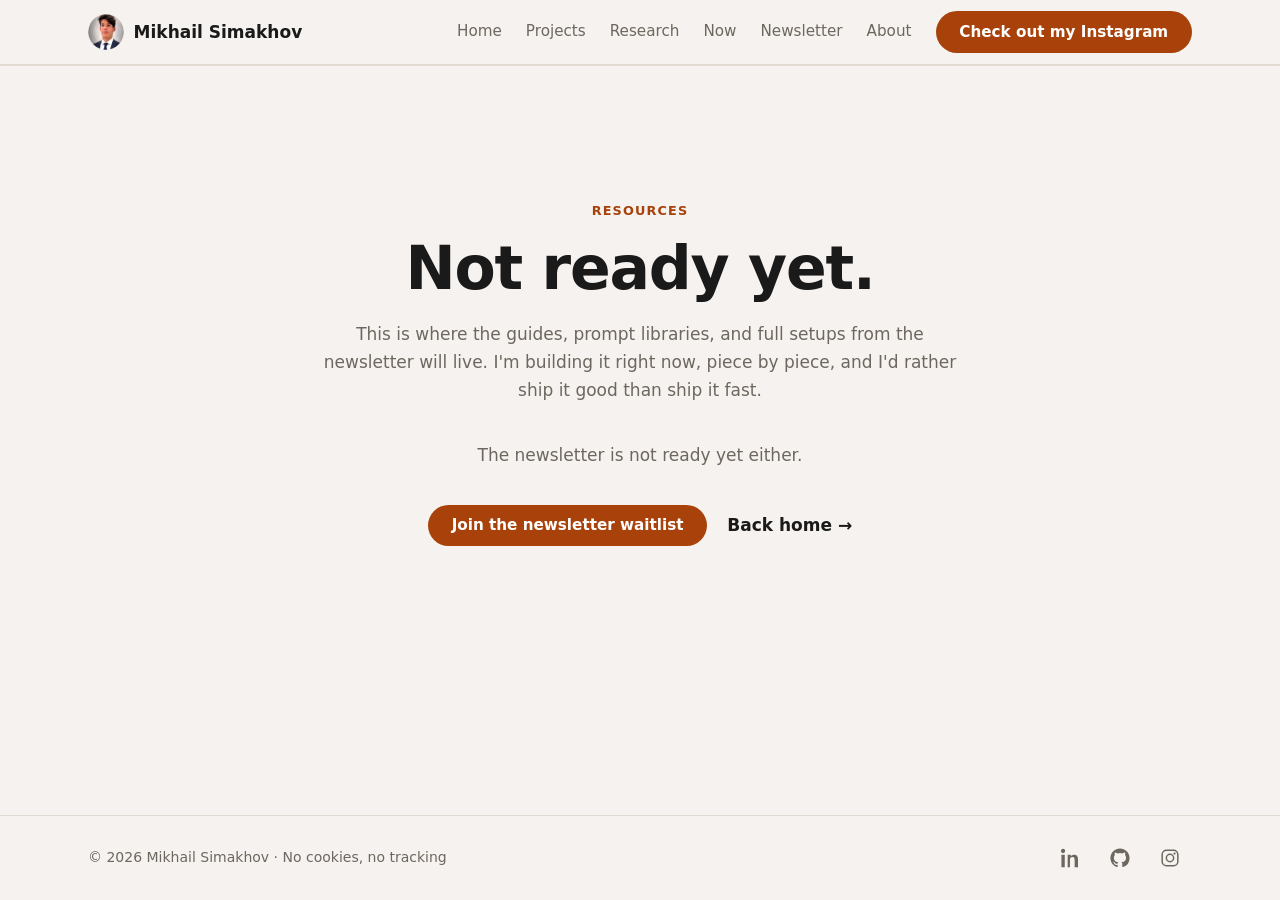
<file: resources/index.html>
<!doctype html>
<html lang="en">
<head>
<meta charset="utf-8">
<meta name="viewport" content="width=device-width, initial-scale=1">
<meta http-equiv="Content-Security-Policy" content="default-src 'none'; img-src 'self'; style-src 'self'; manifest-src 'self'; base-uri 'none'; form-action 'none'">
<meta name="referrer" content="no-referrer">
<title>Resources · Mikhail Simakhov</title>
<meta name="description" content="Guides, prompt libraries, and setups from the newsletter. Under construction.">
<link rel="canonical" href="https://msimakhov-star.github.io/resources/">
<meta name="robots" content="noindex">
<meta name="theme-color" media="(prefers-color-scheme: light)" content="#F5F2EF">
<meta name="theme-color" media="(prefers-color-scheme: dark)" content="#17130F">
<meta name="author" content="Mikhail Simakhov">
<link rel="icon" type="image/svg+xml" href="/assets/favicon.svg">
<link rel="icon" href="/assets/favicon-32.png" type="image/png">
<link rel="apple-touch-icon" href="/assets/apple-touch-icon.png">
<link rel="stylesheet" href="/styles.css">
</head>
<body>

<a class="skip-link" href="#top">Skip to content</a>

<header class="topbar">
  <div class="wrap-wide bar">
    <a class="brand" href="/" aria-label="Mikhail Simakhov, home">
      <img src="/assets/headshot.webp" alt="" width="36" height="36">
      <span>Mikhail Simakhov</span>
    </a>
    <nav class="topnav" aria-label="Pages">
      <a href="/">Home</a>
      <a href="/projects/">Projects</a>
      <a href="/research/">Research</a>
      <a href="/now/">Now</a>
      <a href="/newsletter/">Newsletter</a>
      <a href="/about/">About</a>
    </nav>
    <a class="btn btn-accent" href="https://www.instagram.com/mikgpt/" rel="noopener">Check out my Instagram</a>
  </div>
</header>

<main id="top">

<section class="band centered">
  <div class="wrap-narrow nl-hero">
    <p class="kicker">Resources</p>
    <h1>Not ready yet.</h1>
    <p class="sub">This is where the guides, prompt libraries, and full setups from the newsletter will live. I'm building it right now, piece by piece, and I'd rather ship it good than ship it fast.</p>
    <p class="sub">The newsletter is not ready yet either.</p>
    <div class="cta-row centered-row">
      <a class="btn btn-accent" href="/newsletter/">Join the newsletter waitlist</a>
      <a class="quiet-link" href="/">Back home&nbsp;&rarr;</a>
    </div>
  </div>
</section>

</main>

<footer>
  <div class="wrap-wide foot">
    <p>&copy; 2026 Mikhail Simakhov &middot; No cookies, no tracking</p>
    <ul class="social social-compact" aria-label="Profiles">
      <li><a href="https://www.linkedin.com/in/mikhail-simakhov-2706123b4/" aria-label="LinkedIn" rel="noopener">
        <svg viewBox="0 0 24 24" width="20" height="20" aria-hidden="true"><path fill="currentColor" d="M4.98 3.5C4.98 4.88 3.87 6 2.5 6S0 4.88 0 3.5 1.12 1 2.5 1s2.48 1.12 2.48 2.5zM.5 8h4V23h-4V8zm7.5 0h3.8v2.05h.05c.53-1 1.83-2.05 3.77-2.05 4.03 0 4.78 2.65 4.78 6.1V23h-4v-7.9c0-1.88-.03-4.3-2.62-4.3-2.62 0-3.02 2.05-3.02 4.17V23H8V8z"/></svg>
      </a></li>
      <li><a href="https://github.com/msimakhov-star" aria-label="GitHub" rel="noopener">
        <svg viewBox="0 0 24 24" width="20" height="20" aria-hidden="true"><path fill="currentColor" d="M12 .5C5.65.5.5 5.65.5 12c0 5.08 3.29 9.39 7.86 10.91.58.11.79-.25.79-.55 0-.27-.01-1.17-.02-2.12-3.2.7-3.88-1.36-3.88-1.36-.52-1.33-1.28-1.68-1.28-1.68-1.04-.71.08-.7.08-.7 1.15.08 1.76 1.18 1.76 1.18 1.03 1.76 2.69 1.25 3.35.96.1-.75.4-1.25.72-1.54-2.55-.29-5.24-1.28-5.24-5.68 0-1.26.45-2.28 1.18-3.09-.12-.29-.51-1.46.11-3.04 0 0 .96-.31 3.15 1.18a10.9 10.9 0 0 1 5.74 0c2.19-1.49 3.15-1.18 3.15-1.18.62 1.58.23 2.75.11 3.04.73.81 1.18 1.83 1.18 3.09 0 4.41-2.7 5.38-5.26 5.67.41.35.77 1.05.77 2.12 0 1.53-.01 2.76-.01 3.14 0 .3.2.67.8.55A11.52 11.52 0 0 0 23.5 12C23.5 5.65 18.35.5 12 .5z"/></svg>
      </a></li>
      <li><a href="https://www.instagram.com/mikgpt/" aria-label="Instagram" rel="noopener">
        <svg viewBox="0 0 24 24" width="20" height="20" aria-hidden="true"><rect x="2.6" y="2.6" width="18.8" height="18.8" rx="5.2" fill="none" stroke="currentColor" stroke-width="1.8"/><circle cx="12" cy="12" r="4.4" fill="none" stroke="currentColor" stroke-width="1.8"/><circle cx="17.4" cy="6.6" r="1.35" fill="currentColor"/></svg>
      </a></li>
    </ul>
  </div>
</footer>

</body>
</html>
</file>
<file: styles.css>
/* Mikhail Simakhov, personal site. Plain CSS, no framework. */

:root {
  color-scheme: light dark;
  --bg: #F5F2EF;
  --tint: #EFEBE6;
  --ink: #1A1A1A;
  --muted: #6E675F;
  --accent: #A8420A;
  --line: #E0DAD2;
  --card: #F7F4F1;
  --soft: #F0E7DC;
  --sans: system-ui, -apple-system, "Segoe UI", Roboto, "Helvetica Neue", sans-serif;
  --mono: ui-monospace, "SF Mono", Menlo, Consolas, monospace;
}

@media (prefers-color-scheme: dark) {
  :root {
    --bg: #17130F;
    --tint: #1C1712;
    --ink: #EDE6DB;
    --muted: #A69A89;
    --accent: #F0914E;
    --line: #2D2721;
    --card: #201B15;
    --soft: #262019;
  }
}

* { box-sizing: border-box; }

html { scroll-behavior: smooth; }
[id] { scroll-margin-top: 5rem; }
@media (prefers-reduced-motion: reduce) {
  html { scroll-behavior: auto; }
  * { transition: none !important; animation: none !important; }
}

body {
  margin: 0;
  min-height: 100vh;
  display: flex;
  flex-direction: column;
  background: var(--bg);
  color: var(--ink);
  font-family: var(--sans);
  font-size: 1.0625rem;
  line-height: 1.65;
  -webkit-font-smoothing: antialiased;
  text-rendering: optimizeLegibility;
}

.wrap-wide {
  max-width: 72rem;
  margin: 0 auto;
  padding-left: 1.5rem;
  padding-right: 1.5rem;
}
.wrap-narrow {
  max-width: 46rem;
  margin: 0 auto;
  padding-left: 1.5rem;
  padding-right: 1.5rem;
}

/* ---------- links & buttons ---------- */

a { color: var(--accent); text-decoration: none; }

:focus-visible {
  outline: 2px solid var(--accent);
  outline-offset: 3px;
  border-radius: 4px;
}

.skip-link {
  position: absolute;
  left: 0.5rem;
  top: -3rem;
  z-index: 100;
  background: var(--accent);
  color: #fff;
  padding: 0.6rem 1rem;
  border-radius: 8px;
  font-weight: 600;
  font-size: 0.95rem;
  transition: top 140ms ease;
}
.skip-link:focus { top: 0.5rem; }
@media (prefers-color-scheme: dark) {
  .skip-link { color: #17130F; }
}

.btn {
  display: inline-block;
  padding: 0.7em 1.5em;
  border-radius: 999px;
  font-weight: 600;
  font-size: 0.95rem;
  line-height: 1.2;
  white-space: nowrap;
  border: 1px solid transparent;
  font-family: inherit;
  cursor: pointer;
  transition: opacity 120ms ease;
}
.btn:hover { opacity: 0.85; }
.btn-accent { background: var(--accent); color: #fff; }
.btn-dark { background: var(--ink); color: var(--bg); }
.btn-outline { border: 1px solid var(--line); color: var(--ink); background: transparent; }
@media (prefers-color-scheme: dark) {
  .btn-accent { color: #17130F; }
  .btn-outline { border-color: var(--muted); }
}

.quiet-link { color: var(--ink); font-weight: 600; }
.quiet-link:hover { color: var(--accent); }
.quiet-link.accent { color: var(--accent); }

/* ---------- top bar (sticky, like the reference) ---------- */

.topbar {
  position: sticky;
  top: 0;
  z-index: 40;
  border-bottom: 1px solid var(--line);
  background: var(--bg);
}
.bar {
  display: flex;
  align-items: center;
  gap: 1.5rem;
  padding-top: 0.7rem;
  padding-bottom: 0.7rem;
}
.brand {
  display: flex;
  align-items: center;
  gap: 0.6rem;
  color: var(--ink);
  font-weight: 700;
}
.brand img { border-radius: 50%; display: block; }
.topnav {
  display: flex;
  gap: 1.5rem;
  margin-left: auto;
}
.topnav a { color: var(--muted); font-weight: 500; font-size: 0.95rem; }
.topnav a:hover { color: var(--ink); }
.topnav a.active { color: var(--ink); font-weight: 700; }
@media (max-width: 56rem) {
  .bar { flex-wrap: wrap; row-gap: 0.25rem; }
  .bar > .btn { margin-left: auto; }
  .topbar { position: static; }
  .topnav { order: 3; width: 100%; margin-left: 0; flex-wrap: wrap; gap: 0 1.1rem; }
  .topnav a { white-space: nowrap; padding: 0.5rem 0; }
}
@media (max-width: 30rem) {
  .brand span { display: none; }
}

/* ---------- hero ---------- */

.hero {
  display: grid;
  grid-template-columns: minmax(0, 1.25fr) minmax(0, 0.75fr);
  gap: 3rem;
  align-items: center;
  padding-top: 5rem;
  padding-bottom: 5rem;
}

.kicker {
  color: var(--accent);
  font-size: 0.8rem;
  font-weight: 700;
  letter-spacing: 0.09em;
  text-transform: uppercase;
  margin: 0 0 1rem;
}

h1 {
  font-size: clamp(2.1rem, 7vw, 3.75rem);
  font-weight: 800;
  letter-spacing: -0.02em;
  line-height: 1.05;
  margin: 0 0 1.25rem;
}

.lead {
  font-size: 1.1875rem;
  color: var(--muted);
  max-width: 34rem;
  margin: 0 0 1.75rem;
}

.hero-actions {
  display: flex;
  align-items: center;
  gap: 1.5rem;
  margin-bottom: 1.5rem;
  flex-wrap: wrap;
}

.social {
  list-style: none;
  display: flex;
  gap: 0.35rem;
  padding: 0;
  margin: 0 0 1.75rem;
  margin-left: -0.6rem;
}
.social a {
  color: var(--muted);
  display: inline-flex;
  align-items: center;
  justify-content: center;
  width: 44px;
  height: 44px;
}
.social a:hover { color: var(--accent); }

.stats {
  display: flex;
  gap: 2rem;
  border-top: 1px solid var(--line);
  padding-top: 1.5rem;
  max-width: 34rem;
}
.stat + .stat {
  border-left: 1px solid var(--line);
  padding-left: 2rem;
}
.stat strong {
  display: block;
  font-size: 1.75rem;
  font-weight: 800;
  letter-spacing: -0.01em;
}
.stat span {
  display: block;
  line-height: 1.35;
  margin-top: 0.3rem;
  font-size: 0.72rem;
  font-weight: 600;
  letter-spacing: 0.08em;
  text-transform: uppercase;
  color: var(--muted);
}

.hero-photo img {
  display: block;
  width: min(100%, 320px);
  height: auto;
  margin: 0 auto;
  border-radius: 50%;
  border: 1px solid var(--line);
  box-shadow: 0 18px 44px rgba(26, 20, 12, 0.14);
}

@media (max-width: 46rem) {
  .hero { grid-template-columns: 1fr; gap: 2rem; padding-top: 2.5rem; padding-bottom: 3rem; }
  .hero-photo { order: -1; }
  .hero-photo img { width: 168px; margin: 0; }
  .stats { gap: 1.25rem; max-width: none; }
  .stat { flex: 1 1 0; min-width: 0; }
  .stat + .stat { padding-left: 1.25rem; }
}
@media (max-width: 26rem) {
  .stats { gap: 0.75rem; }
  .stat + .stat { padding-left: 0.75rem; }
  .stat span { letter-spacing: 0.04em; }
}
@media (max-width: 22rem) {
  .stats { flex-direction: column; gap: 0.9rem; }
  .stat + .stat { border-left: 0; padding-left: 0; border-top: 1px solid var(--line); padding-top: 0.9rem; }
}

/* ---------- section bands (border-t rhythm like the reference) ---------- */

.band {
  border-top: 1px solid var(--line);
  padding-top: clamp(4rem, 8vw, 7rem);
  padding-bottom: clamp(4rem, 8vw, 7rem);
}
.band.tinted { background: var(--tint); }

.centered { text-align: center; }
.centered .sub { margin-left: auto; margin-right: auto; }

h2 {
  font-size: clamp(1.9rem, 4.5vw, 3rem);
  font-weight: 800;
  letter-spacing: -0.015em;
  line-height: 1.12;
  margin: 0 0 1rem;
}
h2.quote { font-size: clamp(1.6rem, 4vw, 2.4rem); }

.sub {
  color: var(--muted);
  font-size: 1.0625rem;
  max-width: 40rem;
  margin: 0 0 2.25rem;
}

h3 { font-size: 1.2rem; font-weight: 700; margin: 0.35rem 0 0.6rem; }

.label {
  font-family: var(--mono);
  font-size: 0.72rem;
  letter-spacing: 0.09em;
  text-transform: uppercase;
  color: var(--accent);
  font-weight: 600;
}
p.label { margin: 0; }

.cta-row { display: flex; align-items: center; gap: 1.25rem; flex-wrap: wrap; }
.centered-row { display: flex; flex-wrap: wrap; align-items: center; justify-content: center; gap: 0.75rem 1.25rem; margin-top: 0.5rem; }
p.centered-row { margin-bottom: 0; }

.now { list-style: none; padding: 0; margin: 2rem 0 0; }
.now li { border-top: 1px solid var(--line); padding: 1rem 0; }
.now p { margin: 0.25rem 0 0; color: var(--muted); }

.fineprint {
  color: var(--muted);
  font-size: 0.875rem;
  margin: 1.25rem 0 0;
}
.dot {
  display: inline-block;
  width: 8px; height: 8px;
  border-radius: 50%;
  background: #3E9B4F;
  margin-right: 0.5rem;
}

/* ---------- cards ---------- */

.card {
  background: var(--card);
  border: 1px solid var(--line);
  border-radius: 16px;
  transition: transform 180ms ease, box-shadow 180ms ease, border-color 180ms ease;
}

/* ---------- writing ---------- */

.writing-grid {
  display: grid;
  grid-template-columns: minmax(0, 1fr) minmax(0, 1fr);
  gap: 3.5rem;
  align-items: center;
}
.writing-pitch { text-align: left; }
.writing-pitch .sub { margin-bottom: 1.75rem; }
.writing-cards { display: grid; gap: 1.25rem; }
.wcard {
  display: block;
  color: var(--ink);
  padding: 1.4rem 1.6rem;
  transition: border-color 120ms ease;
}
.wcard:hover { border-color: var(--accent); transform: translateY(-3px); }
.wcard .label { display: block; color: var(--muted); margin-bottom: 0.4rem; }
.wtitle { display: block; font-weight: 700; font-size: 1.08rem; line-height: 1.35; margin-bottom: 0.35rem; }
.wdesc { display: block; color: var(--muted); font-size: 0.92rem; line-height: 1.55; }
@media (max-width: 52rem) {
  .writing-grid { grid-template-columns: 1fr; gap: 2.5rem; }
  .writing-pitch { order: -1; }
}

/* ---------- projects grid ---------- */

.project-grid {
  display: grid;
  grid-template-columns: repeat(auto-fit, minmax(min(19rem, 100%), 1fr));
  gap: 1.5rem;
  text-align: left;
  margin-top: 2.5rem;
}
.pcard { overflow: hidden; display: flex; flex-direction: column; }
.pcard:hover {
  transform: translateY(-6px);
  border-color: var(--accent);
  box-shadow: 0 16px 38px rgba(26, 20, 12, 0.14);
}
@media (prefers-color-scheme: dark) {
  .pcard:hover { box-shadow: 0 16px 40px rgba(0, 0, 0, 0.5); }
}
.pimg {
  background: var(--soft);
  border-bottom: 1px solid var(--line);
  padding: 1rem;
  overflow: hidden;
  aspect-ratio: 9 / 5;
  display: flex;
  align-items: center;
  justify-content: center;
}
.pimg svg, .pimg img { transition: transform 220ms ease; }
.pcard:hover .pimg svg,
.pcard:hover .pimg img { transform: scale(1.03); }
.pimg svg { display: block; width: 100%; height: 100%; }
.pimg-shot { padding: 0; }
.pimg-shot img { display: block; width: 100%; height: 100%; object-fit: cover; object-position: center top; }
.pcard:hover .d-main rect { stroke-width: 2; }
.pbody { padding: 1.4rem 1.6rem 1.6rem; flex: 1 0 auto; display: flex; flex-direction: column; }
.pbody p { color: var(--muted); font-size: 0.95rem; line-height: 1.6; margin: 0.6rem 0 0; }
.pbody p.label { color: var(--accent); margin: 0; font-size: 0.72rem; line-height: 1.5; }
.pbody p.stack { font-size: 0.78rem; line-height: 1.5; }
.pbody h3 { color: var(--ink); }

.stack {
  font-family: var(--mono);
  font-size: 0.78rem;
  color: var(--muted) !important;
  margin-top: 1rem !important;
}

/* diagram nodes (used inside project card images) */
.d-node rect { fill: var(--bg); stroke: var(--muted); stroke-width: 1; }
.d-node text {
  fill: var(--ink);
  font-family: var(--mono);
  font-size: 12.5px;
  text-anchor: middle;
}
.d-main rect { stroke: var(--accent); stroke-width: 1.5; }
.d-arrow { stroke: var(--muted); stroke-width: 1.25; fill: none; }

/* ---------- toolbox ---------- */

.logo-strip {
  display: flex;
  flex-wrap: wrap;
  justify-content: center;
  gap: 0.5rem 2.5rem;
  border: 1px solid var(--line);
  border-radius: 16px;
  background: var(--card);
  padding: 1.5rem 2rem;
  margin: 0 auto 2.25rem;
  max-width: 56rem;
}
.logo-strip span {
  font-weight: 700;
  font-size: 1.05rem;
  color: var(--muted);
  transition: color 160ms ease;
}
.logo-strip:hover span { color: var(--ink); }

/* ---------- about ---------- */

#about .sub { margin-bottom: 1.75rem; }

/* ---------- daily stack ---------- */

.stack-grid {
  display: grid;
  grid-template-columns: repeat(auto-fit, minmax(min(13rem, 100%), 1fr));
  gap: 1.5rem;
  margin-top: 2.5rem;
  text-align: center;
}
.scard { padding: 2rem 1.75rem; }
.scard:hover {
  transform: translateY(-4px);
  border-color: var(--accent);
  box-shadow: 0 14px 32px rgba(26, 20, 12, 0.12);
}
@media (prefers-color-scheme: dark) {
  .scard:hover { box-shadow: 0 14px 34px rgba(0, 0, 0, 0.45); }
}
.scard p { color: var(--muted); font-size: 0.95rem; line-height: 1.6; margin: 0.4rem 0 1rem; }
.sicon { color: var(--ink); margin-bottom: 0.75rem; transition: color 180ms ease, transform 180ms ease; }
.sicon svg { display: inline-block; }
.scard:hover .sicon { color: var(--accent); transform: scale(1.08); }

/* ---------- 404 ---------- */

.notfound {
  max-width: 40rem;
  width: 100%;
  margin: 0 auto;
  flex: 1 0 auto;
  display: flex;
  flex-direction: column;
  justify-content: center;
  padding: 4rem 1.5rem;
}
.notfound h1 { margin-bottom: 1.25rem; }
.notfound .lead { margin-bottom: 2rem; }

/* ---------- footer ---------- */

footer { border-top: 1px solid var(--line); }
.foot {
  display: flex;
  align-items: center;
  justify-content: space-between;
  gap: 1rem;
  padding-top: 1.25rem;
  padding-bottom: 1.25rem;
  flex-wrap: wrap;
}
.foot p { font-size: 0.875rem; color: var(--muted); margin: 0; }
.social-compact { margin: 0; }
.social-compact a { width: 44px; height: 44px; }

/* ---------- newsletter page ---------- */

.nl-hero { padding-top: 2rem; }
.nl-face {
  border-radius: 50%;
  border: 1px solid var(--line);
  margin-bottom: 1rem;
}
.nl-form {
  display: flex;
  gap: 0.6rem;
  justify-content: center;
  flex-wrap: wrap;
  margin: 1.75rem auto 0.75rem;
  max-width: 30rem;
}
.nl-form input[type="email"] {
  flex: 1 1 14rem;
  min-width: 0;
  padding: 0.85rem 1.1rem;
  font: inherit;
  color: var(--ink);
  background: var(--card);
  border: 1px solid var(--line);
  border-radius: 10px;
}
.nl-form input[type="email"]::placeholder { color: var(--muted); }
.nl-form .btn { flex: 0 0 auto; }
.nl-grid {
  display: grid;
  grid-template-columns: repeat(auto-fit, minmax(min(13rem, 100%), 1fr));
  gap: 1.25rem;
  margin-top: 2rem;
  text-align: left;
}
.nlcard { padding: 1.5rem; }
.nlcard h3 { margin: 0 0 0.5rem; }
.nlcard p { margin: 0; color: var(--muted); }
p.card-links { margin-top: 0.9rem; display: flex; gap: 1rem; flex-wrap: wrap; }
.project-grid.single { max-width: 36rem; margin-left: auto; margin-right: auto; }
.nlcard p.label { color: var(--accent); margin-bottom: 0.35rem; }

/* ---------- layout polish (2026-10-22) ---------- */

body > main { flex: 1 0 auto; }

h1, h2, h3, .kicker, .label, .wtitle { text-wrap: balance; }
p, li { text-wrap: pretty; }
.nw { white-space: nowrap; }
.now .quiet-link { white-space: nowrap; }

.pbody > p:last-child:not(.stack) { margin-top: auto; padding-top: 0.9rem; }

/* stack lines: each tool stays whole */
.stack { display: flex; flex-wrap: wrap; gap: 0.1rem 0.9rem; }
.stack span { white-space: nowrap; }

/* project grids: 1, 2 or 3 columns; a lone last card is centred instead of leaving a hole */
.project-grid:not(.single) { grid-template-columns: minmax(0, 1fr); }
@media (min-width: 44rem) {
  .project-grid:not(.single) { grid-template-columns: repeat(4, minmax(0, 1fr)); }
  .project-grid:not(.single) > * { grid-column: span 2; }
  .project-grid:not(.single) > :last-child:nth-child(odd) { grid-column: 2 / span 2; }
}
@media (min-width: 66rem) {
  .project-grid:not(.single) { grid-template-columns: repeat(6, minmax(0, 1fr)); }
  .project-grid:not(.single) > *,
  .project-grid:not(.single) > :last-child:nth-child(odd) { grid-column: span 2; }
  .project-grid:not(.single) > :nth-last-child(2):nth-child(3n+1) { grid-column: 2 / span 2; }
  .project-grid:not(.single) > :last-child:nth-child(3n+1) { grid-column: 3 / span 2; }
}

@media (max-width: 30rem) {
  .bar > .btn { padding: 0.55em 1em; font-size: 0.85rem; }
  .pimg { padding: 0.5rem; }
  .nl-form .btn { flex: 1 1 100%; }
}
</file>
